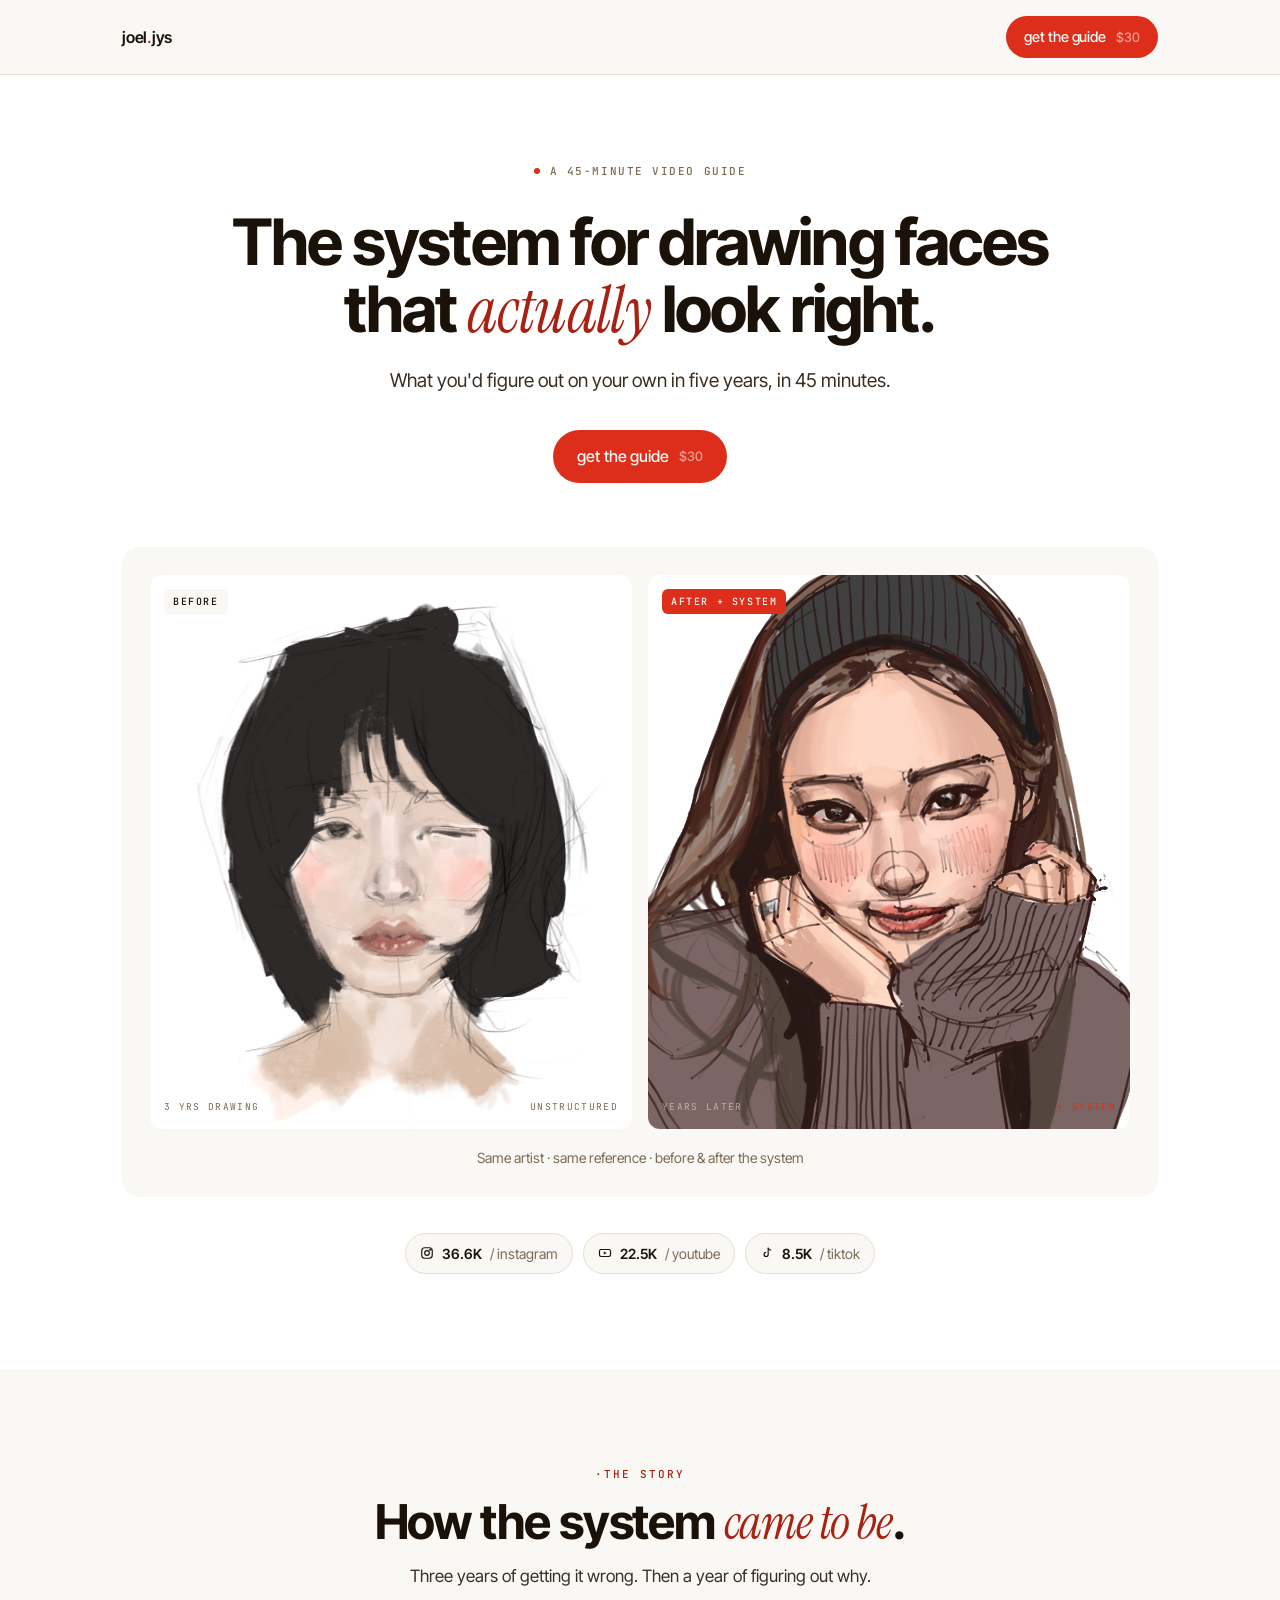
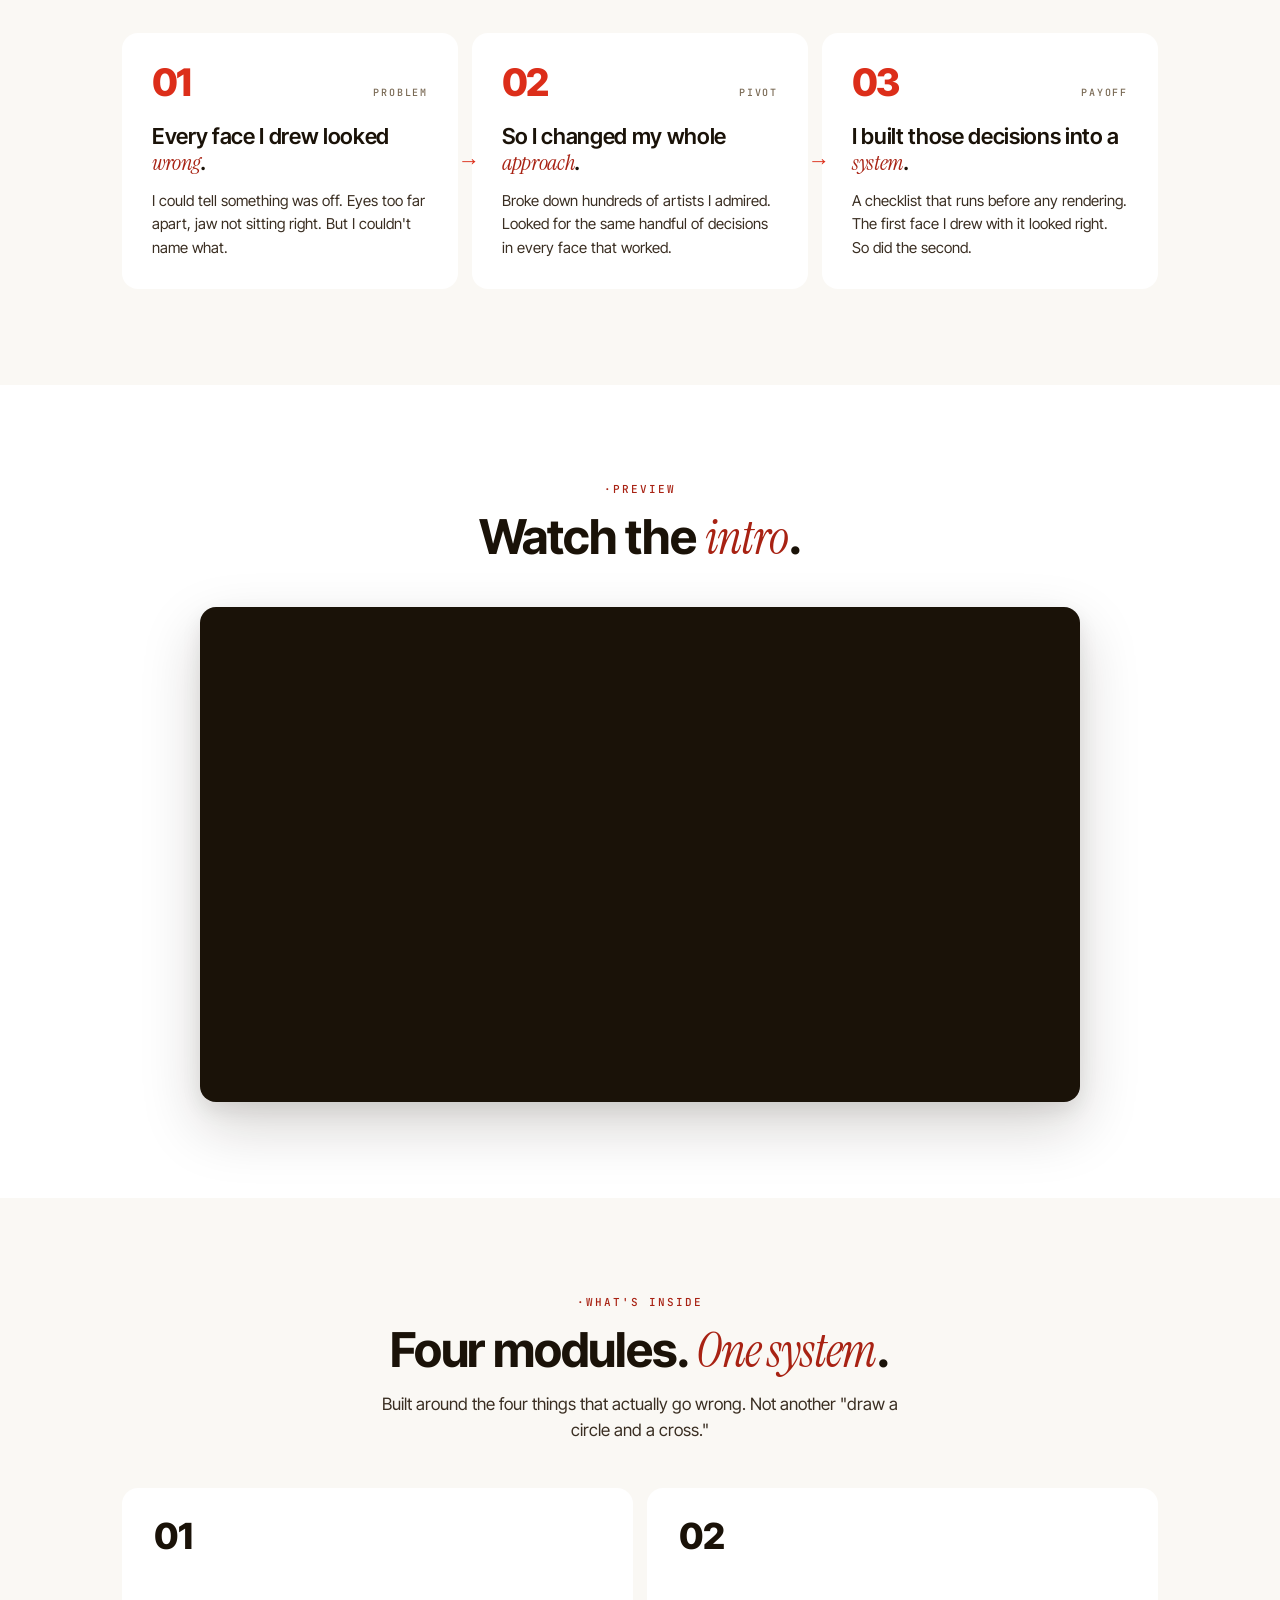
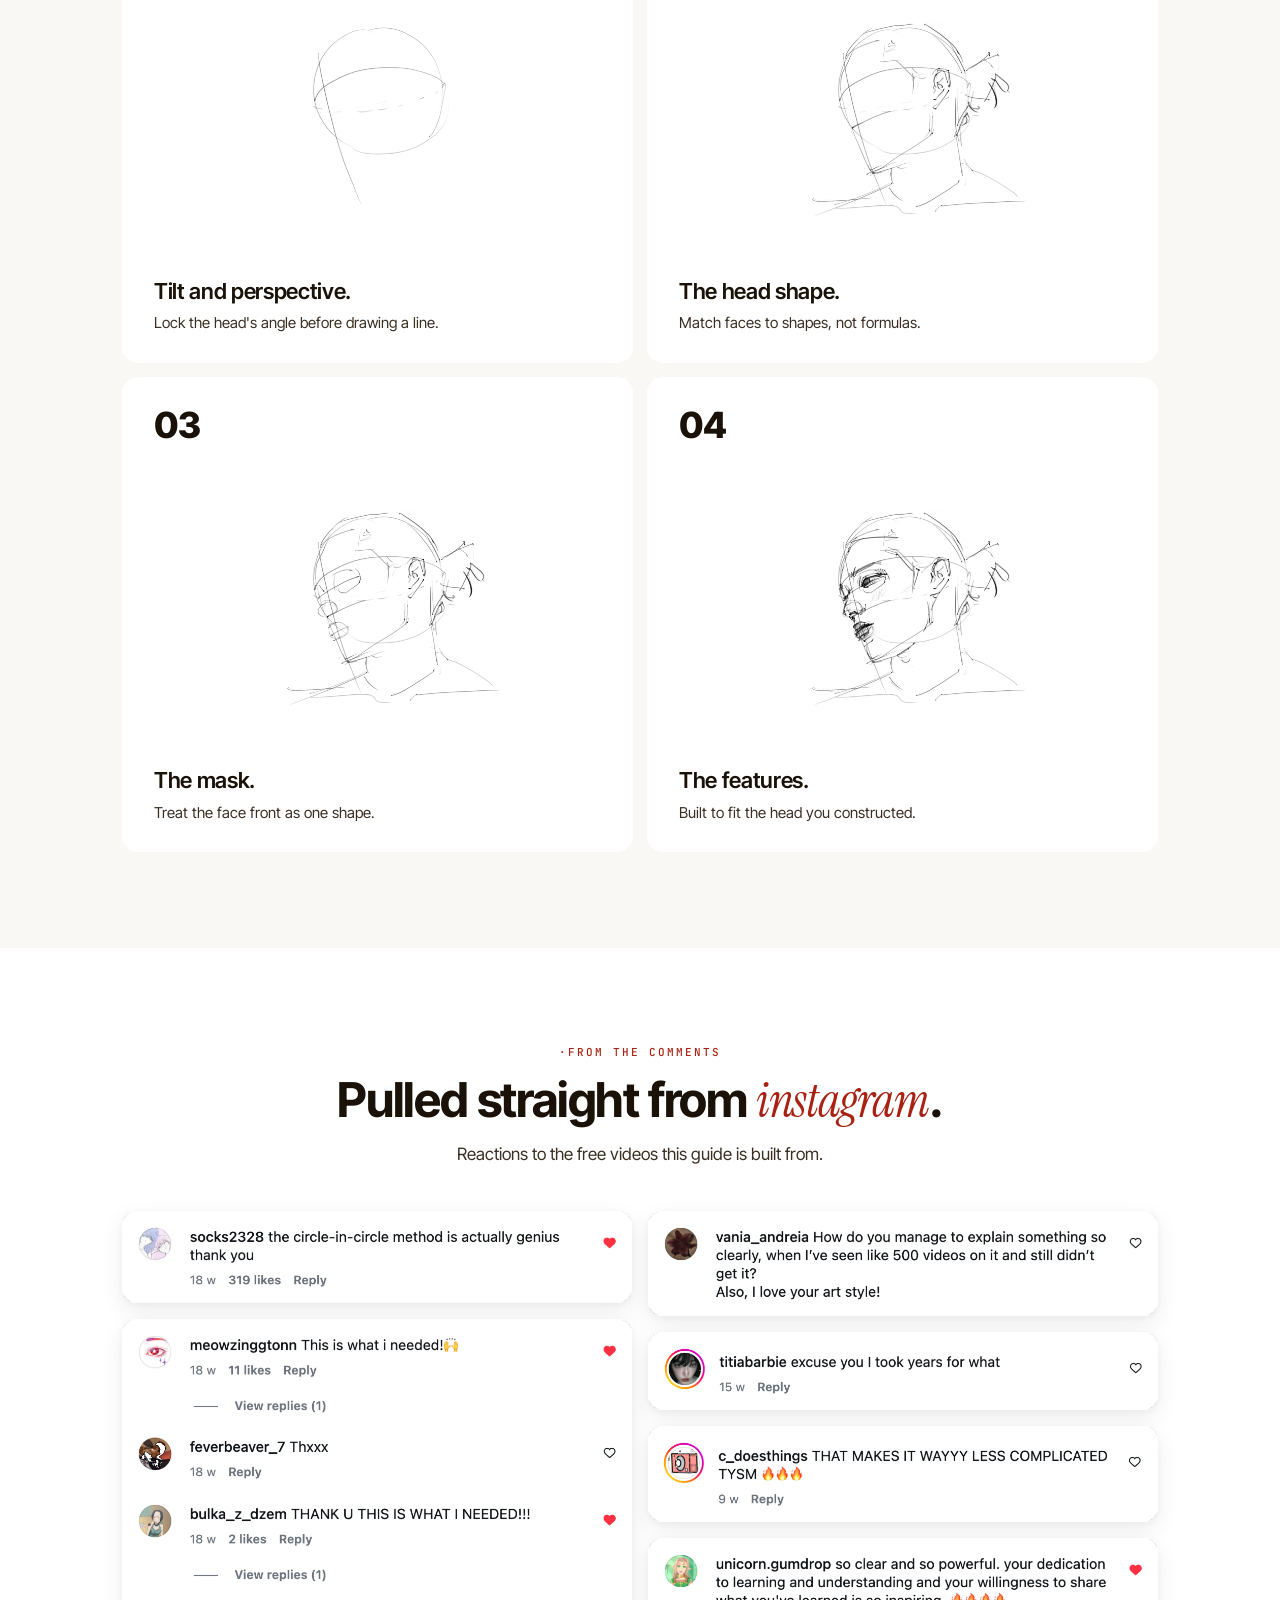
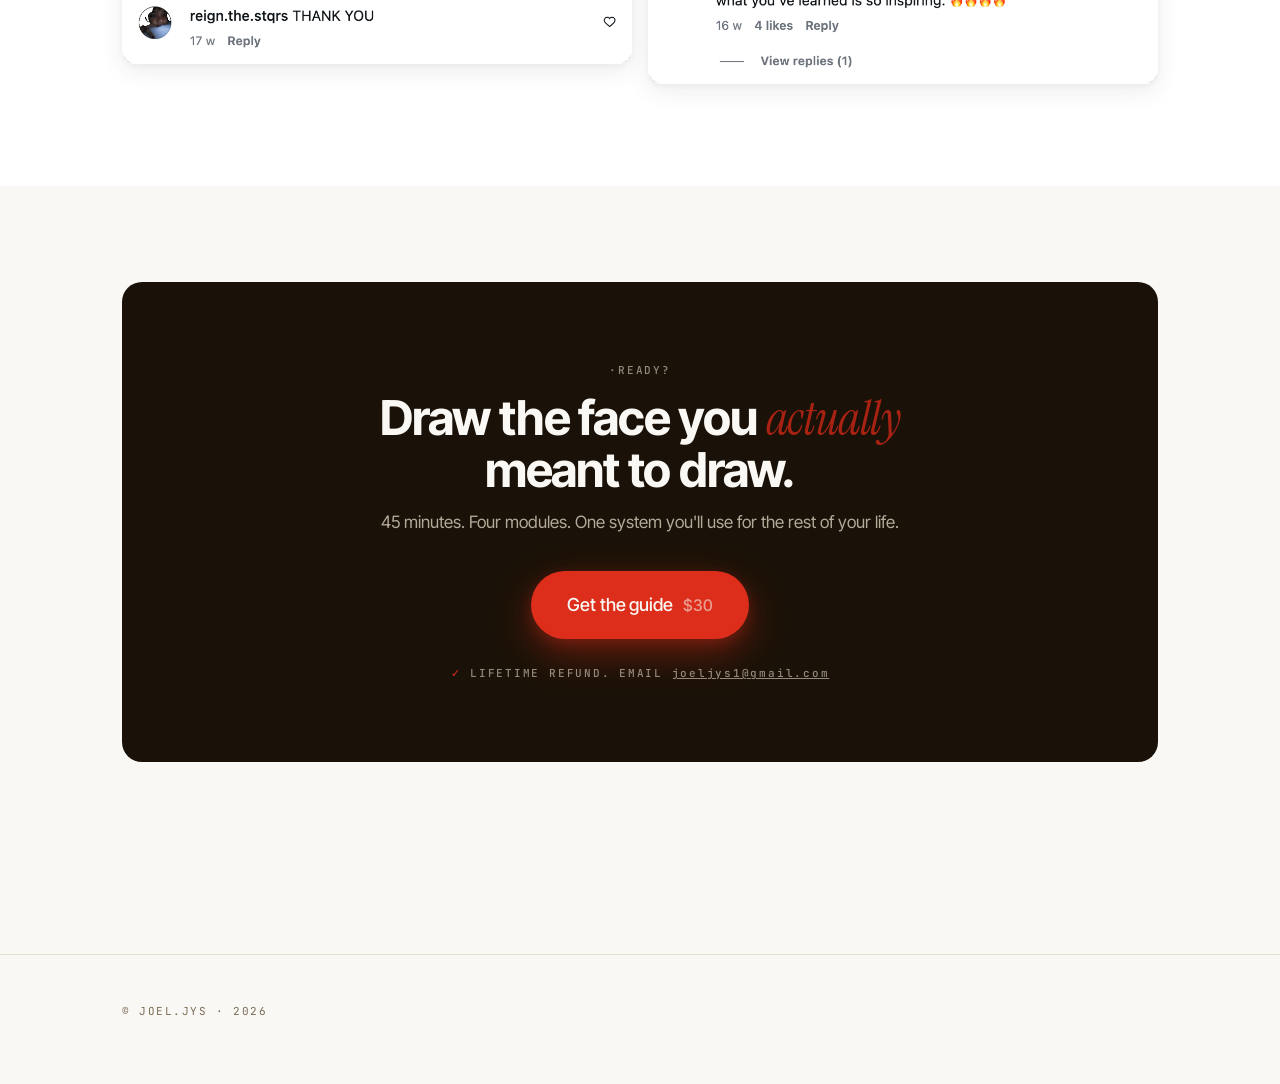
<file: index.html>
<!doctype html>
<html lang="en">
<head>
<meta charset="utf-8" />
<meta name="viewport" content="width=device-width,initial-scale=1" />
<title>The Face Drawing System · joel.jys</title>
<meta name="description" content="A 45-minute video guide. The system for drawing faces that actually look right. Proportions, tilt, and likeness, built into a repeatable method." />
<link rel="icon" type="image/png" href="/favicon.png" />
<link rel="preconnect" href="https://fonts.googleapis.com" />
<link rel="preconnect" href="https://fonts.gstatic.com" crossorigin />
<link href="https://fonts.googleapis.com/css2?family=Inter+Tight:wght@400;500;600;700;800&family=Instrument+Serif:ital@0;1&family=JetBrains+Mono:wght@400;500&display=swap" rel="stylesheet" />
<style>
  :root {
    --page: #faf8f4;
    --ink: #1a1208;
    --ink-2: #3a2e22;
    --ink-mute: #7a6a55;
    --rule: #e7dfce;
    --accent: #dc2e1a;
    --accent-deep: #a82213;

    --tint-cream: #ffffff;
    --tint-paper: #ffffff;
  }
  * { box-sizing: border-box; }
  html, body { margin: 0; padding: 0; }
  body {
    background: var(--page);
    color: var(--ink);
    font-family: 'Inter Tight', 'Helvetica Neue', sans-serif;
    font-size: 17px;
    line-height: 1.55;
    -webkit-font-smoothing: antialiased;
    text-rendering: optimizeLegibility;
  }
  ::selection { background: var(--accent); color: var(--page); }
  a { color: inherit; }

  .display { font-family: 'Inter Tight', sans-serif; font-weight: 700; letter-spacing: -0.025em; line-height: 1.05; }
  .italic { font-family: 'Instrument Serif', serif; font-style: italic; font-weight: 400; letter-spacing: -0.005em; }
  .mono { font-family: 'JetBrains Mono', monospace; font-size: 11px; letter-spacing: 0.14em; text-transform: uppercase; color: var(--ink-mute); font-weight: 500; }

  .wrap { max-width: 1100px; margin: 0 auto; padding: 0 32px; }

  /* ─── nav ─── */
  nav {
    position: sticky; top: 0; z-index: 50;
    background: color-mix(in srgb, var(--page) 90%, transparent);
    backdrop-filter: blur(10px);
    border-bottom: 1px solid var(--rule);
  }
  .nav-in {
    max-width: 1100px; margin: 0 auto; padding: 16px 32px;
    display: flex; align-items: center; justify-content: space-between;
  }
  .logo {
    font-family: 'Inter Tight', 'Helvetica Neue', sans-serif;
    font-size: 16px; font-weight: 600;
    color: var(--ink); letter-spacing: -0.015em;
    text-decoration: none;
  }
  .logo .dot { color: var(--accent); }
  .btn {
    display: inline-flex; align-items: center; gap: 10px;
    background: var(--accent); color: var(--page);
    border: none; cursor: pointer; text-decoration: none;
    font-family: 'Inter Tight', sans-serif;
    font-size: 14.5px; font-weight: 500;
    padding: 10px 18px; border-radius: 999px;
    transition: background .15s ease, transform .12s ease;
    letter-spacing: -0.005em;
    white-space: nowrap;
  }
  .btn:hover { background: var(--accent-deep); transform: translateY(-1px); }
  .btn .price { opacity: 0.55; font-size: 13px; }
  .btn-lg { font-size: 16px; padding: 14px 24px; }

  /* ─── hero ─── */
  .hero { padding: 80px 0 96px; text-align: center; background: #ffffff; }
  .eyebrow { display: inline-flex; align-items: center; gap: 10px; margin-bottom: 28px; }
  .eyebrow .dot { width: 6px; height: 6px; border-radius: 50%; background: var(--accent); }
  h1.hero-h {
    font-family: 'Inter Tight', sans-serif; font-weight: 700;
    font-size: clamp(40px, 5.4vw, 64px); line-height: 1.05;
    letter-spacing: -0.03em;
    margin: 0 auto 22px; max-width: 820px;
  }
  h1.hero-h em { font-family: 'Instrument Serif', serif; font-style: italic; font-weight: 400; color: var(--accent-deep); letter-spacing: -0.01em; }
  .hero-sub {
    font-size: 19px; color: var(--ink-2);
    max-width: 540px; margin: 0 auto 34px;
    line-height: 1.55;
  }
  .hero-cta-row {
    display: inline-flex; align-items: center; gap: 18px; margin-bottom: 0;
  }
  .hero-cta-row .meta { font-size: 14px; color: var(--ink-mute); }
  .hero-cta-row .meta strong { color: var(--ink); font-weight: 600; }

  /* ─── section scaffolding ─── */
  section.s {
    padding: 96px 0 96px;
  }
  .video-frame {
    position: relative;
    max-width: 880px;
    margin: 0 auto;
    border-radius: 16px;
    overflow: hidden;
    aspect-ratio: 16 / 9;
    background: var(--ink);
    box-shadow: 0 24px 60px rgba(26,18,8,0.18), 0 8px 20px rgba(26,18,8,0.08);
  }
  .video-frame iframe {
    position: absolute;
    inset: 0;
    width: 100%; height: 100%;
    border: 0;
  }
  .s-white { background: #ffffff; }
  .s-white .test-block,
  .s-white .module-block { background: var(--page); }
  .sec-head {
    text-align: center;
    max-width: 720px; margin: 0 auto 44px;
  }
  .sec-eyebrow {
    font-family: 'JetBrains Mono', monospace;
    font-size: 11px; letter-spacing: 0.18em; text-transform: uppercase;
    color: var(--accent-deep); font-weight: 500;
    margin-bottom: 14px;
  }
  h2.sec-h {
    font-family: 'Inter Tight', sans-serif; font-weight: 700;
    font-size: clamp(34px, 4.2vw, 48px); line-height: 1.05;
    letter-spacing: -0.025em;
    margin: 0 auto 14px;
    max-width: 640px;
  }
  h2.sec-h em { font-family: 'Instrument Serif', serif; font-style: italic; font-weight: 400; color: var(--accent-deep); }
  .sec-sub {
    font-size: 17px; color: var(--ink-2);
    max-width: 520px; margin: 0 auto;
    line-height: 1.55;
  }

  /* ─── blocks (the Notion thing) ─── */
  .blocks {
    display: grid;
    gap: 14px;
  }
  .block {
    border-radius: 16px;
    padding: 28px 28px 28px;
    position: relative;
    overflow: hidden;
  }
  .block-cream { background: var(--tint-cream); }
  .block-yellow { background: var(--tint-paper); }
  .block-sage { background: var(--tint-cream); }
  .block-clay { background: var(--tint-paper); }
  .block-rose { background: var(--tint-paper); }
  .block-paper { background: var(--tint-paper); }
  .block-ink { background: var(--ink); color: var(--page); }
  .block-ink .block-eyebrow, .block-ink .block-meta { color: rgba(244,236,217,0.65); }
  .block-ink h3 { color: var(--page); }
  .block-ink p { color: rgba(244,236,217,0.85); }

  .block-eyebrow {
    font-family: 'JetBrains Mono', monospace;
    font-size: 10px; letter-spacing: 0.18em; text-transform: uppercase;
    color: var(--ink-mute);
    margin-bottom: 14px;
    display: flex; align-items: center; gap: 8px;
  }
  .block h3 {
    font-family: 'Inter Tight', sans-serif; font-weight: 600;
    font-size: 22px; line-height: 1.2; letter-spacing: -0.015em;
    margin: 0 0 8px; color: var(--ink);
  }
  .block h3 em { font-family: 'Instrument Serif', serif; font-style: italic; font-weight: 400; color: var(--accent-deep); }
  .block p { margin: 0; font-size: 15.5px; line-height: 1.5; color: var(--ink-2); }

  /* hero before/after as a single block */
  .hero-block {
    margin-top: 64px;
    background: var(--page);
    border-radius: 18px;
    padding: 28px;
  }
  .hero-block .ba {
    display: grid; grid-template-columns: 1fr 1fr; gap: 16px;
  }
  .hero-block .pane {
    background: var(--page);
    border-radius: 12px;
    aspect-ratio: 4/4.6;
    position: relative;
    display: flex; align-items: center; justify-content: center;
    overflow: hidden;
  }
  .hero-block .pane.before { background: #ffffff; }
  .hero-block .pane.after  { background: var(--ink); }
  .hero-block .pane svg { width: 65%; max-height: 75%; }
  .hero-block .pane img { width: 100%; height: 100%; object-fit: cover; display: block; }
  .pane-tag {
    position: absolute; top: 14px; left: 14px;
    font-family: 'JetBrains Mono', monospace;
    font-size: 10px; letter-spacing: 0.16em; text-transform: uppercase;
    background: var(--page); color: var(--ink);
    padding: 5px 9px; border-radius: 6px; font-weight: 500;
  }
  .pane.after .pane-tag { background: var(--accent); color: var(--page); }
  .pane-meta {
    position: absolute; bottom: 14px; left: 14px; right: 14px;
    display: flex; justify-content: space-between;
    font-family: 'JetBrains Mono', monospace;
    font-size: 9.5px; letter-spacing: 0.14em; text-transform: uppercase;
    color: var(--ink-mute);
  }
  .pane.after .pane-meta { color: rgba(244,236,217,0.55); }
  .hero-block .caption {
    margin-top: 18px;
    text-align: center;
    font-size: 14px; color: var(--ink-mute);
  }

  /* social pill row (subtle, after hero) */
  .social-row {
    display: flex; justify-content: center; align-items: center; gap: 10px;
    margin-top: 36px;
    flex-wrap: wrap;
  }
  .social-pill {
    display: inline-flex; align-items: center; gap: 8px;
    padding: 9px 14px; border-radius: 999px;
    background: var(--page); border: 1px solid var(--rule);
    text-decoration: none; color: var(--ink);
    font-size: 14px;
    transition: border-color .15s ease, transform .12s ease;
  }
  .social-pill:hover { border-color: var(--ink); transform: translateY(-1px); }
  .social-pill svg { width: 14px; height: 14px; }
  .social-pill .count { font-weight: 600; }
  .social-pill .plat { color: var(--ink-mute); }

  /* ─── STORY timeline ─── */
  .timeline-blocks {
    display: grid;
    grid-template-columns: 1fr 1fr 1fr;
    gap: 14px;
  }
  .timeline-block {
    background: #fff;
    border-radius: 16px;
    padding: 32px 30px 30px;
    display: flex; flex-direction: column;
    position: relative;
  }
  .timeline-block-head {
    display: flex; align-items: baseline; justify-content: space-between;
    margin-bottom: 22px;
  }
  .timeline-num {
    font-family: 'Inter Tight', sans-serif;
    font-weight: 800; font-size: 38px; line-height: 0.9;
    letter-spacing: -0.04em;
    color: var(--accent);
  }
  .timeline-label {
    font-family: 'JetBrains Mono', monospace;
    font-size: 10px; letter-spacing: 0.18em; text-transform: uppercase;
    color: var(--ink-mute); font-weight: 500;
  }
  .timeline-h {
    font-family: 'Inter Tight', sans-serif; font-weight: 600;
    font-size: 22px; line-height: 1.22; letter-spacing: -0.015em;
    margin: 0 0 12px; color: var(--ink);
  }
  .timeline-h em {
    font-family: 'Instrument Serif', serif; font-style: italic;
    font-weight: 400; color: var(--accent-deep);
  }
  .timeline-block p {
    margin: 0; font-size: 15px; line-height: 1.55; color: var(--ink-2);
  }
  .timeline-block::after {
    content: "→";
    position: absolute; top: 50%; right: -22px;
    transform: translateY(-50%);
    font-family: 'Instrument Serif', serif;
    font-size: 22px; color: var(--accent);
    z-index: 1;
  }
  .timeline-block:last-child::after { display: none; }

  /* ─── MODULES blocks layout ─── */
  .modules-blocks {
    display: grid;
    grid-template-columns: 1fr 1fr;
    gap: 14px;
  }
  .module-block {
    border-radius: 16px;
    padding: 32px 32px 28px;
    display: flex; flex-direction: column;
    min-height: 460px;
  }
  .module-block-head {
    display: flex; justify-content: space-between; align-items: baseline;
    margin-bottom: 22px;
  }
  .module-block-num {
    font-family: 'Inter Tight', sans-serif;
    font-weight: 800; font-size: 36px; line-height: 0.9;
    letter-spacing: -0.04em; color: var(--ink);
  }
  .module-block-illu {
    height: 280px;
    margin: 0 -20px 24px;
    display: flex; align-items: center; justify-content: center;
  }
  .module-block-illu svg { height: 100%; width: auto; max-width: 90%; }
  .module-block-illu img { height: 100%; width: 100%; object-fit: contain; display: block; }
  .module-block h3 {
    font-family: 'Inter Tight', sans-serif; font-weight: 600;
    font-size: 22px; line-height: 1.2; letter-spacing: -0.015em;
    margin: 0 0 8px; color: var(--ink);
  }
  .module-block h3 em { font-family: 'Instrument Serif', serif; font-style: italic; font-weight: 400; color: var(--accent-deep); }
  .module-block p {
    margin: 0; font-size: 15px; line-height: 1.5; color: var(--ink-2);
  }

  /* included strip */
  .incl-block {
    margin-top: 14px;
    background: var(--page);
    border: 1.5px dashed var(--rule);
    border-radius: 16px;
    padding: 22px 28px;
    display: flex; gap: 32px; flex-wrap: wrap;
    justify-content: center;
  }
  .incl-block .item { display: flex; align-items: center; gap: 10px; font-size: 14.5px; color: var(--ink-2); }
  .incl-block .item .plus { color: var(--accent-deep); font-weight: 700; font-size: 18px; }

  /* ─── TESTIMONIALS · instagram screenshots ─── */
  .testimonial-shots {
    column-count: 2;
    column-gap: 16px;
  }
  .testimonial-shots .shot {
    break-inside: avoid;
    margin: 0 0 16px;
    display: block;
    border-radius: 14px;
    overflow: hidden;
    background: #fff;
    box-shadow: 0 8px 24px rgba(26,18,8,0.07), 0 2px 6px rgba(26,18,8,0.04);
  }
  .testimonial-shots .shot img {
    display: block;
    width: 100%;
    height: auto;
  }
  @media (max-width: 720px) {
    .testimonial-shots { column-count: 1; }
  }

  /* ─── final cta · dark block ─── */
  .final-block {
    background: var(--ink);
    border-radius: 20px;
    padding: 80px 40px;
    text-align: center;
  }
  .final-block .sec-head { margin-bottom: 36px; }
  .final-block .sec-eyebrow { color: rgba(244,236,217,0.55); }
  .final-block .sec-h { color: var(--page); }
  .final-block .sec-sub { color: rgba(244,236,217,0.7); }
  .final-actions { text-align: center; }
  .btn-hero {
    font-size: 18px;
    padding: 20px 36px;
    box-shadow: 0 14px 36px rgba(220,46,26,0.4), 0 4px 14px rgba(220,46,26,0.22);
    transition: background .15s ease, transform .15s ease, box-shadow .2s ease;
  }
  .btn-hero:hover {
    transform: translateY(-2px);
    box-shadow: 0 20px 44px rgba(220,46,26,0.5), 0 6px 18px rgba(220,46,26,0.3);
  }
  .btn-hero .price { font-size: 16px; }
  .final-refund {
    margin: 26px 0 0;
    font-family: 'JetBrains Mono', monospace;
    font-size: 11px; letter-spacing: 0.16em; text-transform: uppercase;
    color: rgba(244,236,217,0.55); font-weight: 500;
  }
  .final-refund::before { content: "✓ "; color: var(--accent); }
  .final-refund a { color: inherit; text-transform: none; text-decoration: underline; }
  .final-refund a:hover { color: var(--page); }

  /* footer */
  footer {
    padding: 48px 0 64px; margin-top: 96px;
    border-top: 1px solid var(--rule);
  }
  .foot {
    max-width: 1100px; margin: 0 auto; padding: 0 32px;
    display: flex; justify-content: space-between; align-items: center;
    font-family: 'JetBrains Mono', monospace;
    font-size: 11px; letter-spacing: 0.14em; text-transform: uppercase;
    color: var(--ink-mute);
  }

  @media (max-width: 860px) {
    .timeline-blocks, .modules-blocks, .test-blocks, .hero-block .ba {
      grid-template-columns: 1fr;
    }
    .timeline-block::after { display: none; }
    .final-block { padding: 56px 24px; border-radius: 16px; }
    section.s { padding: 64px 0 64px; }
    .hero { padding: 56px 0 32px; }
    .hero-block { padding: 18px; margin-top: 40px; }
    .module-block { min-height: 380px; }
    .module-block-illu { height: 220px; }
  }
</style>
</head>
<body>

<svg style="position:absolute;width:0;height:0" aria-hidden="true">
  <defs>
    <filter id="wob" x="-5%" y="-5%" width="110%" height="110%">
      <feTurbulence type="fractalNoise" baseFrequency="0.025" numOctaves="2" seed="6"/>
      <feDisplacementMap in="SourceGraphic" scale="2.2"/>
    </filter>
  </defs>
</svg>

<!-- ─── NAV ─── -->
<nav>
  <div class="nav-in">
    <a href="#" class="logo">joel<span class="dot">.</span>jys</a>
    <a href="https://stan.store/joeljys/p/the-face-drawing-system" class="btn">get the guide <span class="price">$30</span></a>
  </div>
</nav>

<!-- ─── HERO ─── -->
<header class="hero">
  <div class="wrap">
    <div class="eyebrow"><span class="dot"></span><span class="mono">A 45-MINUTE VIDEO GUIDE</span></div>
    <h1 class="hero-h">The system for drawing faces<br/>that <em>actually</em> look right.</h1>
    <p class="hero-sub">What you'd figure out on your own in five years, in 45 minutes.</p>
    <div class="hero-cta-row">
      <a href="https://stan.store/joeljys/p/the-face-drawing-system" class="btn btn-lg">get the guide <span class="price">$30</span></a>
    </div>

    <div class="hero-block">
      <div class="ba">
        <div class="pane before">
          <span class="pane-tag">Before</span>
          <img src="assets/transformation illustrations/hero-before.png" alt="Face drawing before the system" />
          <div class="pane-meta"><span>3 yrs drawing</span><span>unstructured</span></div>
        </div>
        <div class="pane after">
          <span class="pane-tag">After + system</span>
          <img src="assets/transformation illustrations/hero-after.png" alt="Face drawing after the system" />
          <div class="pane-meta"><span>years later</span><span style="color:var(--accent)">+ system</span></div>
        </div>
      </div>
      <div class="caption">Same artist · same reference · before &amp; after the system</div>
    </div>

    <div class="social-row">
      <a href="#" class="social-pill">
        <svg viewBox="0 0 24 24" fill="none" stroke="currentColor" stroke-width="2"><rect x="3" y="3" width="18" height="18" rx="5"/><circle cx="12" cy="12" r="4"/><circle cx="17.5" cy="6.5" r="0.8" fill="currentColor"/></svg>
        <span class="count">36.6K</span><span class="plat">/ instagram</span>
      </a>
      <a href="#" class="social-pill">
        <svg viewBox="0 0 24 24" fill="none" stroke="currentColor" stroke-width="2"><rect x="2.5" y="6" width="19" height="12" rx="3"/><path d="M10 9.5 L15 12 L10 14.5 Z" fill="currentColor" stroke="none"/></svg>
        <span class="count">22.5K</span><span class="plat">/ youtube</span>
      </a>
      <a href="#" class="social-pill">
        <svg viewBox="0 0 24 24" fill="none" stroke="currentColor" stroke-width="2"><path d="M14 3 V14.5 a3.5 3.5 0 1 1 -3.5 -3.5"/><path d="M14 3 c0.5 2.5 2.5 4 5 4"/></svg>
        <span class="count">8.5K</span><span class="plat">/ tiktok</span>
      </a>
    </div>
  </div>
</header>

<!-- ─── STORY ─── -->
<section class="s">
  <div class="wrap">
    <div class="sec-head">
      <div class="sec-eyebrow">·THE STORY</div>
      <h2 class="sec-h">How the system <em>came to be</em>.</h2>
      <p class="sec-sub">Three years of getting it wrong. Then a year of figuring out why.</p>
    </div>

    <div class="timeline-blocks">

      <div class="timeline-block">
        <div class="timeline-block-head">
          <span class="timeline-num">01</span>
          <span class="timeline-label">Problem</span>
        </div>
        <h3 class="timeline-h">Every face I drew looked <em>wrong</em>.</h3>
        <p>I could tell something was off. Eyes too far apart, jaw not sitting right. But I couldn't name what.</p>
      </div>

      <div class="timeline-block">
        <div class="timeline-block-head">
          <span class="timeline-num">02</span>
          <span class="timeline-label">Pivot</span>
        </div>
        <h3 class="timeline-h">So I changed my whole <em>approach</em>.</h3>
        <p>Broke down hundreds of artists I admired. Looked for the same handful of decisions in every face that worked.</p>
      </div>

      <div class="timeline-block">
        <div class="timeline-block-head">
          <span class="timeline-num">03</span>
          <span class="timeline-label">Payoff</span>
        </div>
        <h3 class="timeline-h">I built those decisions into a <em>system</em>.</h3>
        <p>A checklist that runs before any rendering. The first face I drew with it looked right. So did the second.</p>
      </div>

    </div>
  </div>
</section>

<!-- ─── PREVIEW VIDEO ─── -->
<section class="s s-white">
  <div class="wrap">
    <div class="sec-head">
      <div class="sec-eyebrow">·PREVIEW</div>
      <h2 class="sec-h">Watch the <em>intro</em>.</h2>
    </div>

    <div class="video-frame">
      <iframe
        src="https://www.youtube.com/embed/fJEwE0bMt4Y?si=wOFcQxXp7G-VI9zp"
        title="The Face Drawing System: Intro"
        loading="lazy"
        allow="accelerometer; autoplay; clipboard-write; encrypted-media; gyroscope; picture-in-picture; web-share"
        referrerpolicy="strict-origin-when-cross-origin"
        allowfullscreen></iframe>
    </div>
  </div>
</section>

<!-- ─── WHAT'S INSIDE ─── -->
<section class="s">
  <div class="wrap">
    <div class="sec-head">
      <div class="sec-eyebrow">·WHAT'S INSIDE</div>
      <h2 class="sec-h">Four modules. <em>One system</em>.</h2>
      <p class="sec-sub">Built around the four things that actually go wrong. Not another "draw a circle and a cross."</p>
    </div>

    <div class="modules-blocks">

      <div class="module-block block-cream">
        <div class="module-block-head">
          <span class="module-block-num">01</span>
        </div>
        <div class="module-block-illu">
          <img src="assets/module illustrations/module-tilt.png" alt="Tilt and perspective illustration" />
        </div>
        <h3>Tilt and perspective.</h3>
        <p>Lock the head's angle before drawing a line.</p>
      </div>

      <div class="module-block block-yellow">
        <div class="module-block-head">
          <span class="module-block-num">02</span>
        </div>
        <div class="module-block-illu">
          <img src="assets/module illustrations/module-shape.png" alt="Head shape illustration" />
        </div>
        <h3>The head shape.</h3>
        <p>Match faces to shapes, not formulas.</p>
      </div>

      <div class="module-block block-sage">
        <div class="module-block-head">
          <span class="module-block-num">03</span>
        </div>
        <div class="module-block-illu">
          <img src="assets/module illustrations/module-mask.png" alt="The mask illustration" />
        </div>
        <h3>The mask.</h3>
        <p>Treat the face front as one shape.</p>
      </div>

      <div class="module-block block-clay">
        <div class="module-block-head">
          <span class="module-block-num">04</span>
        </div>
        <div class="module-block-illu">
          <img src="assets/module illustrations/module-features.png" alt="The features illustration" />
        </div>
        <h3>The features.</h3>
        <p>Built to fit the head you constructed.</p>
      </div>

    </div>

  </div>
</section>

<!-- ─── TESTIMONIALS ─── -->
<section class="s s-white">
  <div class="wrap">
    <div class="sec-head">
      <div class="sec-eyebrow">·FROM THE COMMENTS</div>
      <h2 class="sec-h">Pulled straight from <em>instagram</em>.</h2>
      <p class="sec-sub">Reactions to the free videos this guide is built from.</p>
    </div>

    <div class="testimonial-shots">
      <div class="shot"><img src="assets/instagram comments/socks2328-circle-in-circle.png" alt="@socks2328: the circle-in-circle method is actually genius thank you" /></div>
      <div class="shot"><img src="assets/instagram comments/group-stack.png" alt="Multiple commenters thanking Joel for the videos" /></div>
      <div class="shot"><img src="assets/instagram comments/vania-andreia-500-videos.png" alt="@vania_andreia: How do you manage to explain something so clearly" /></div>
      <div class="shot"><img src="assets/instagram comments/titiabarbie-took-years.png" alt="@titiabarbie: excuse you I took years for what" /></div>
      <div class="shot"><img src="assets/instagram comments/c-doesthings-less-complicated.png" alt="@c_doesthings: THAT MAKES IT WAYYY LESS COMPLICATED" /></div>
      <div class="shot"><img src="assets/instagram comments/unicorn-gumdrop-inspiring.png" alt="@unicorn.gumdrop: so clear and so powerful, your dedication is so inspiring" /></div>
    </div>
  </div>
</section>

<!-- ─── FINAL ─── -->
<section class="s" id="buy">
  <div class="wrap">
    <div class="final-block">
      <div class="sec-head">
        <div class="sec-eyebrow">·READY?</div>
        <h2 class="sec-h">Draw the face you <em>actually</em> meant to draw.</h2>
        <p class="sec-sub">45 minutes. Four modules. One system you'll use for the rest of your life.</p>
      </div>

      <div class="final-actions">
        <a href="https://stan.store/joeljys/p/the-face-drawing-system" class="btn btn-lg btn-hero">Get the guide <span class="price">$30</span></a>
        <p class="final-refund">Lifetime refund. Email <a href="mailto:joeljys1@gmail.com">joeljys1@gmail.com</a></p>
      </div>
    </div>
  </div>
</section>

<footer>
  <div class="foot">
    <span>© joel.jys · 2026</span>
  </div>
</footer>

</body>
</html>
</file>
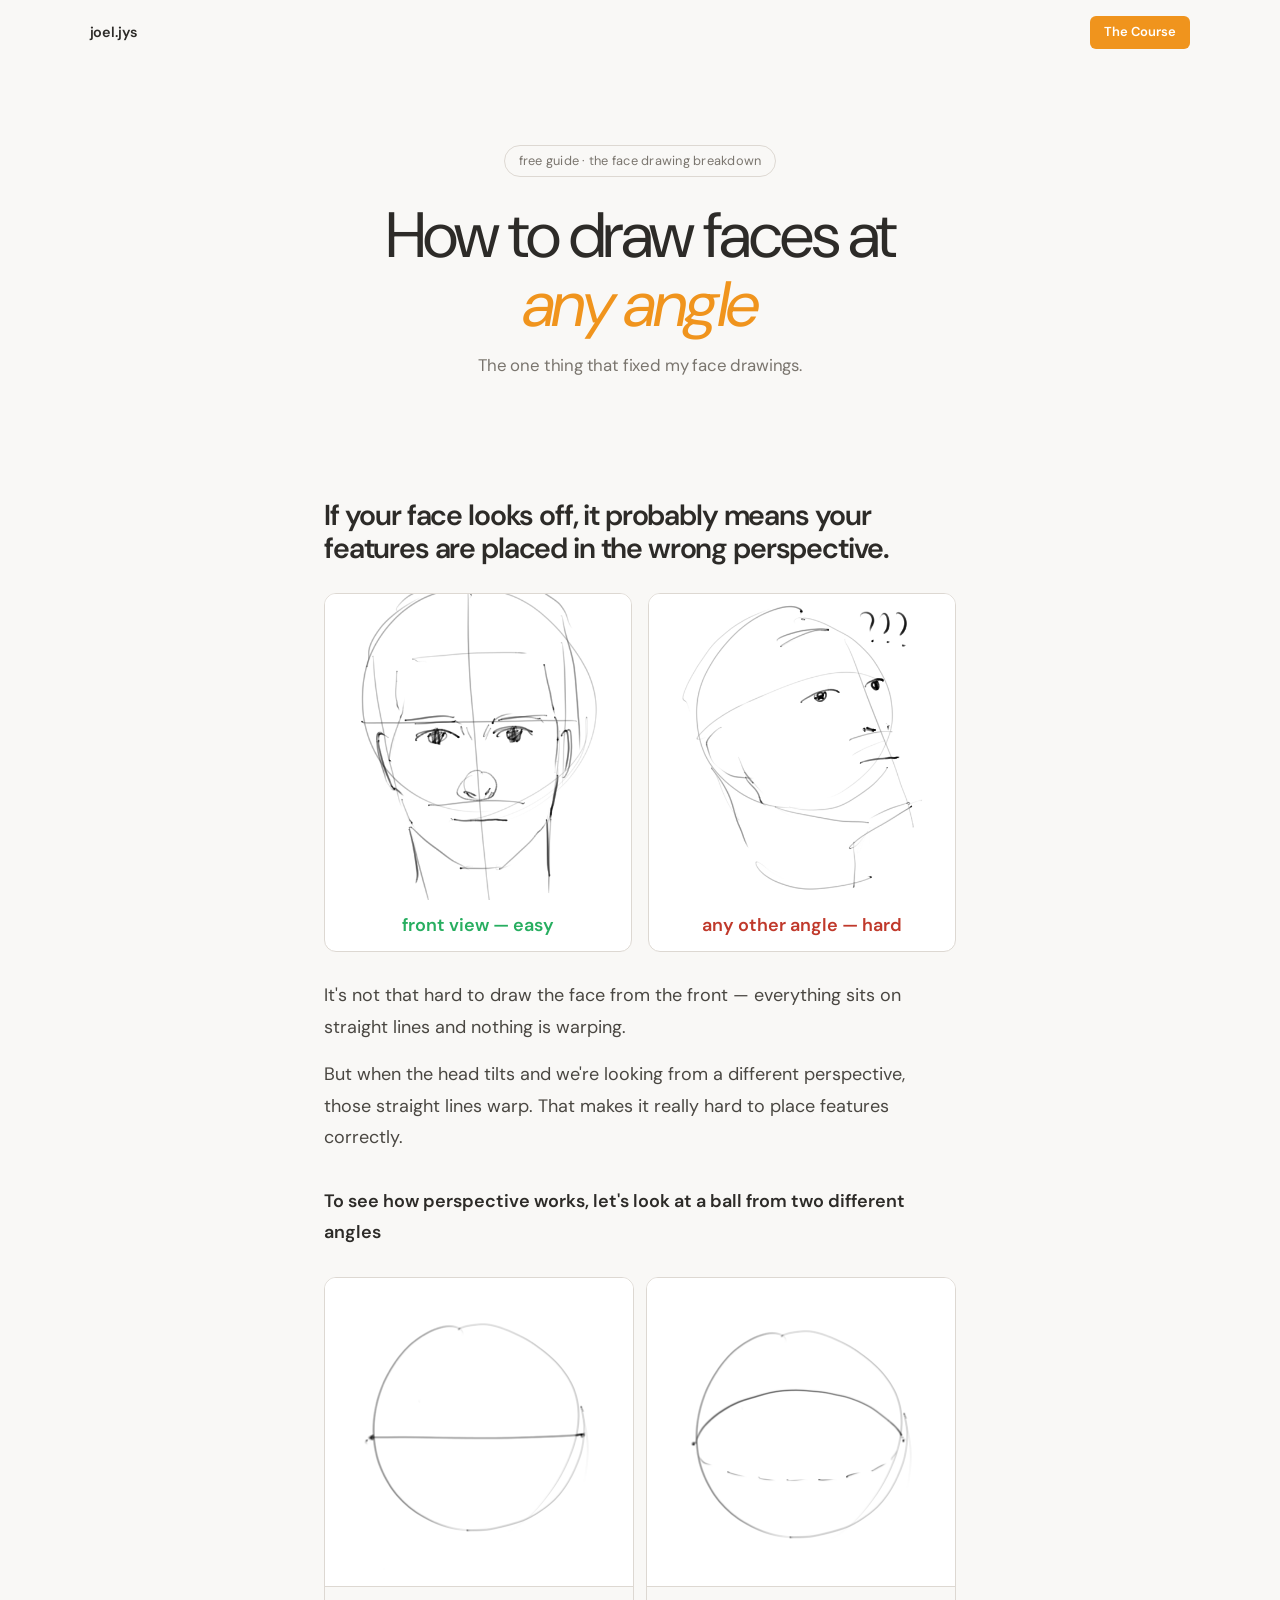
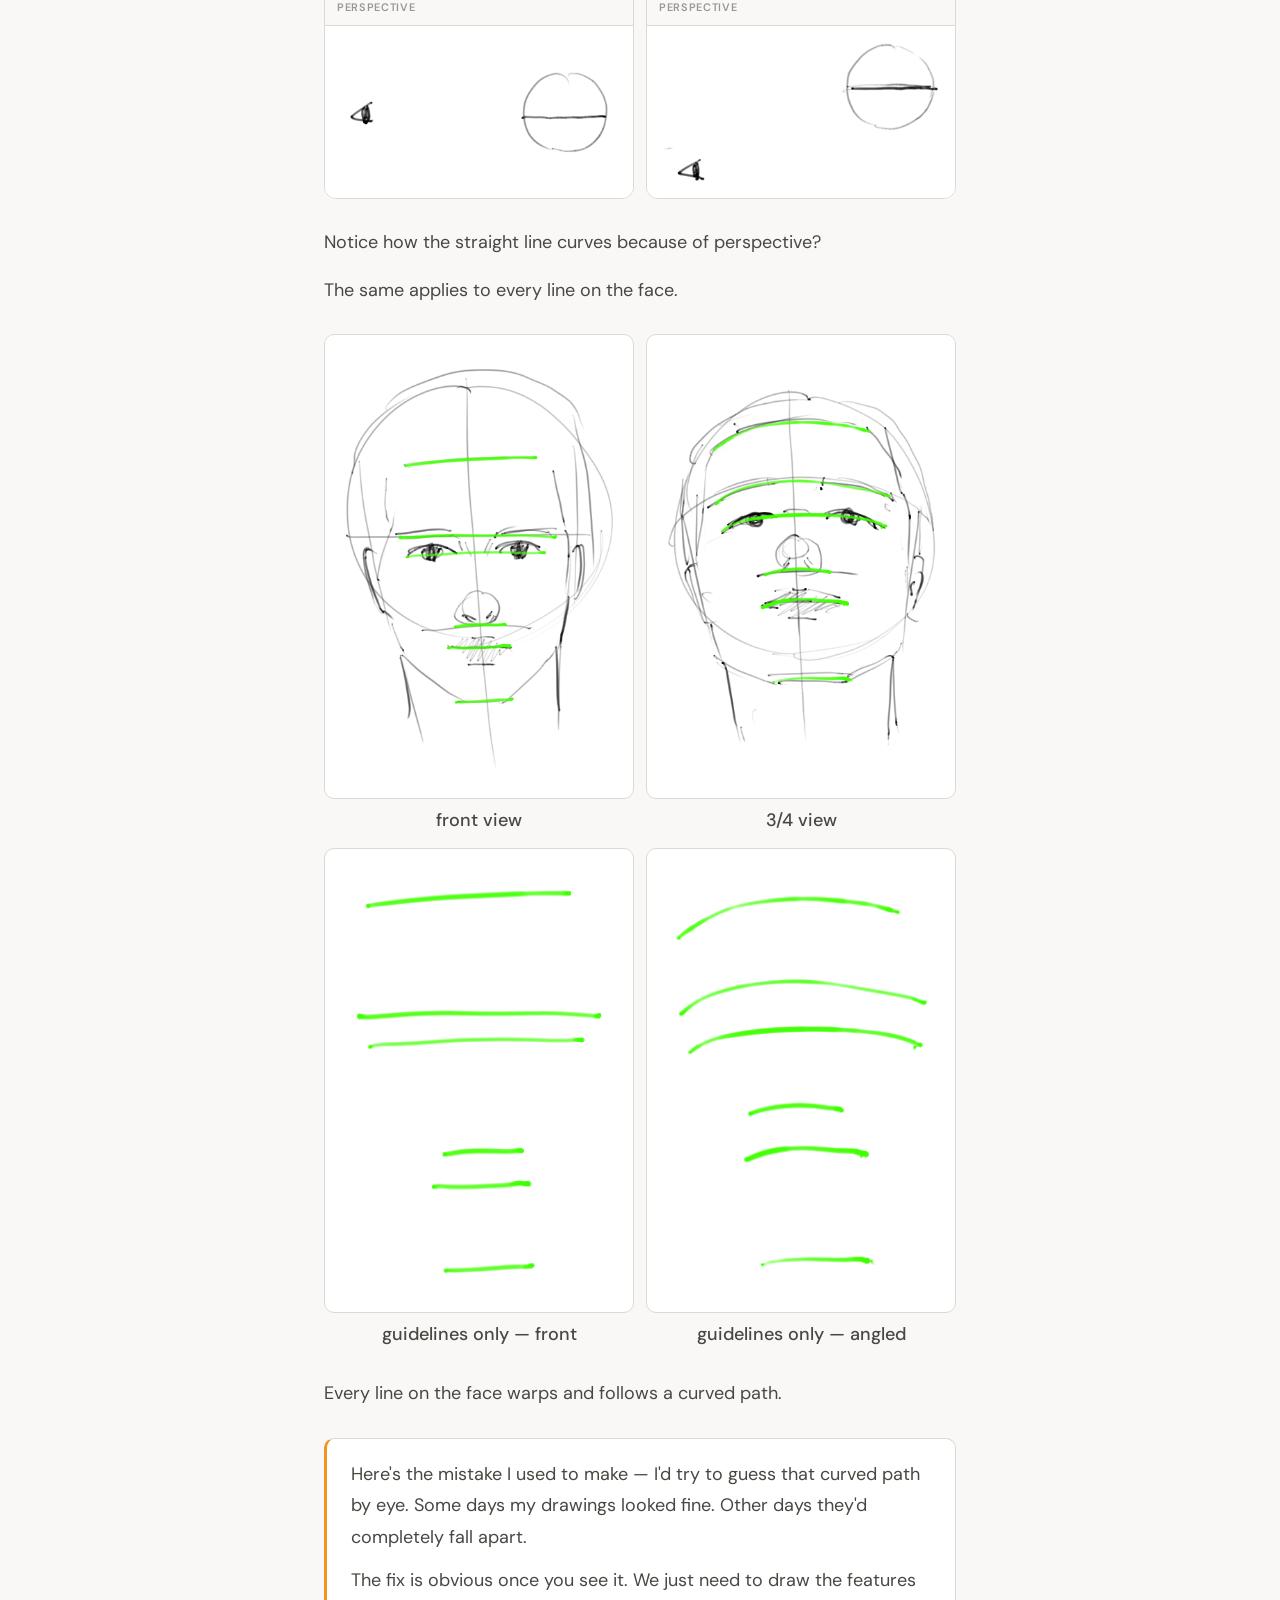
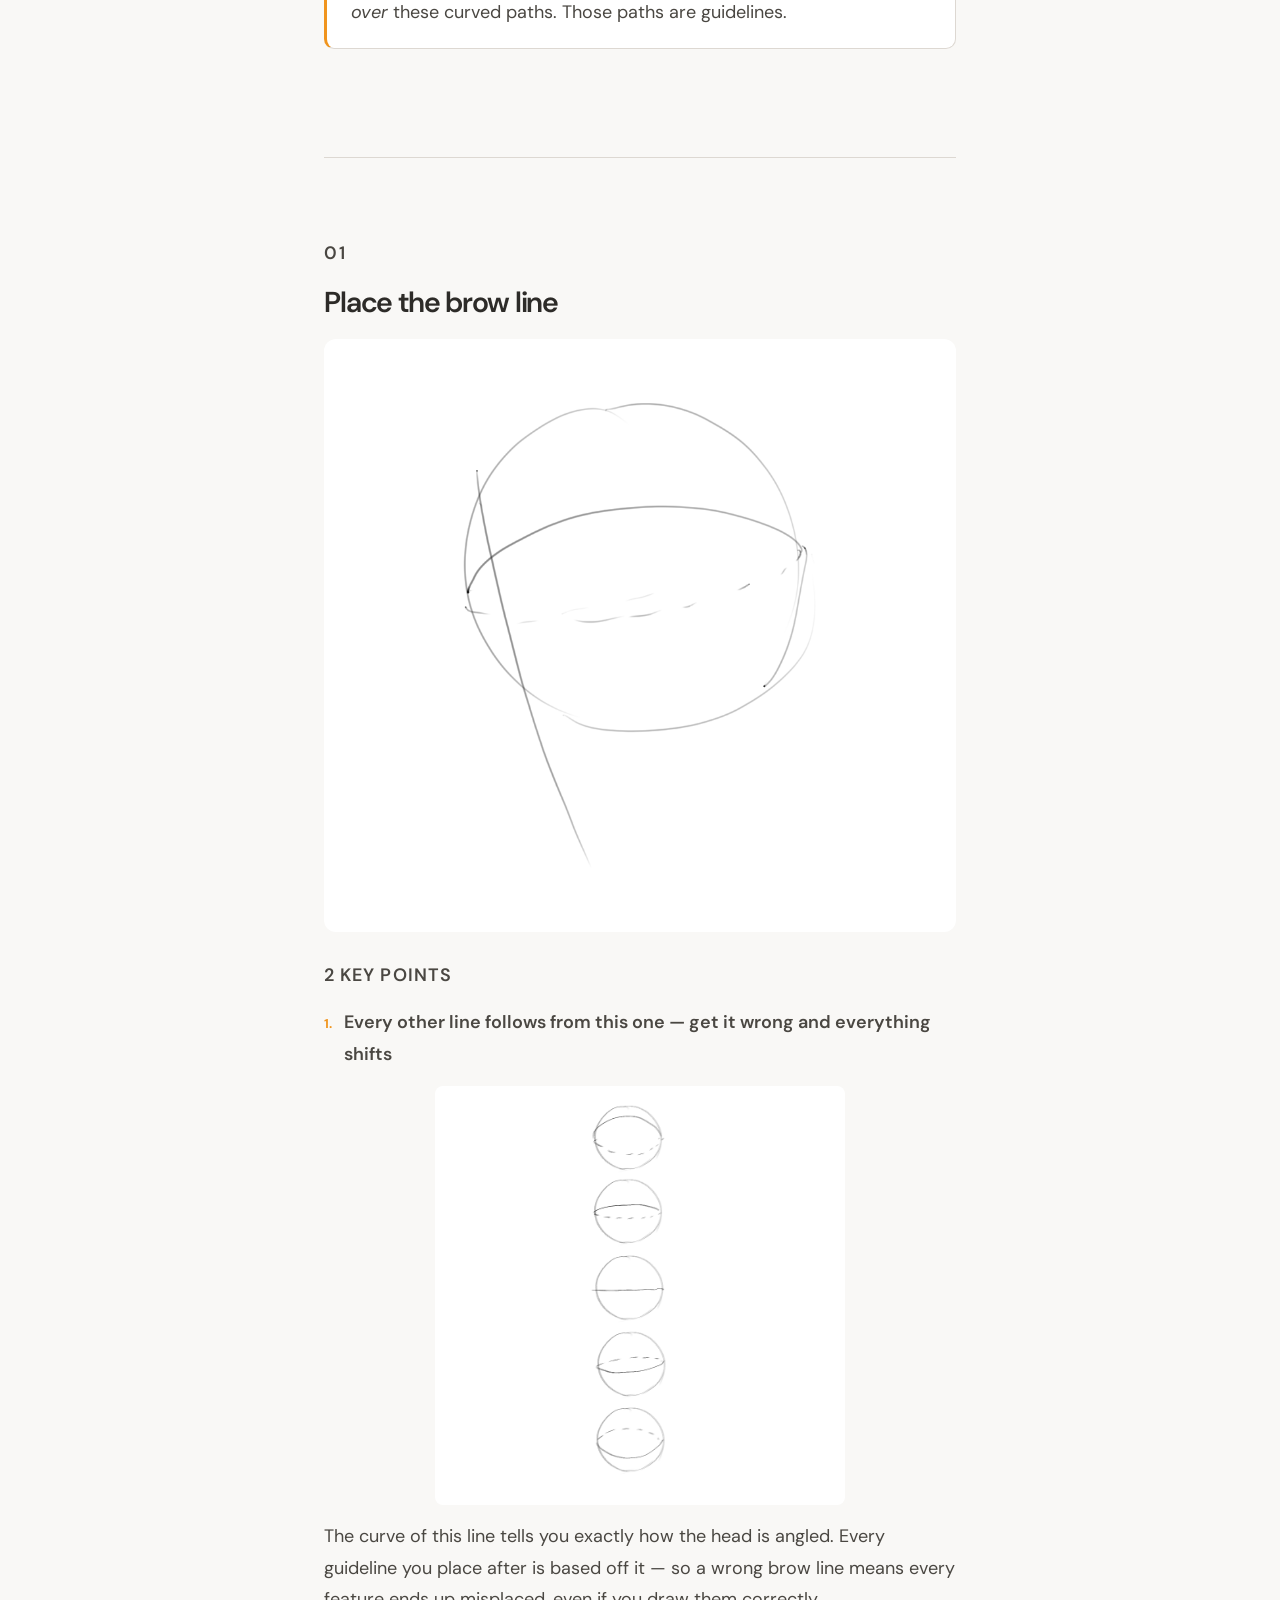
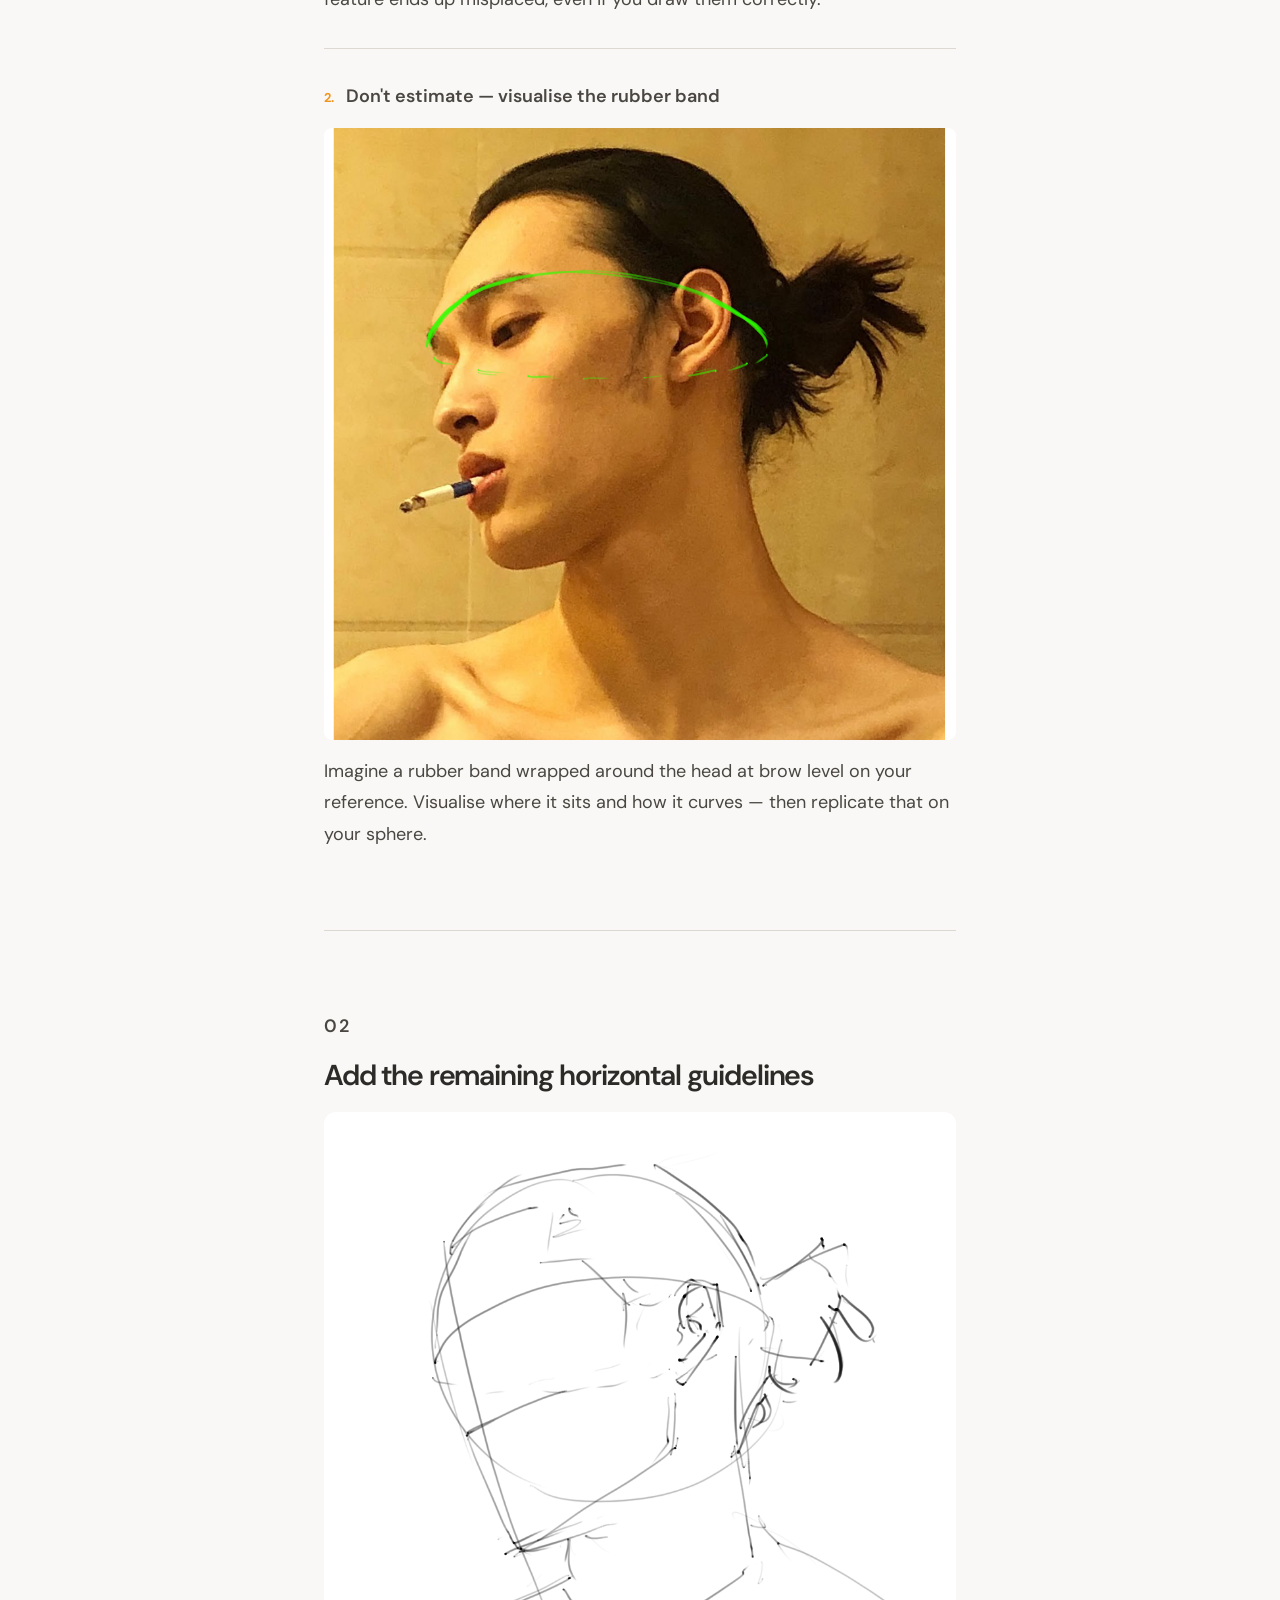
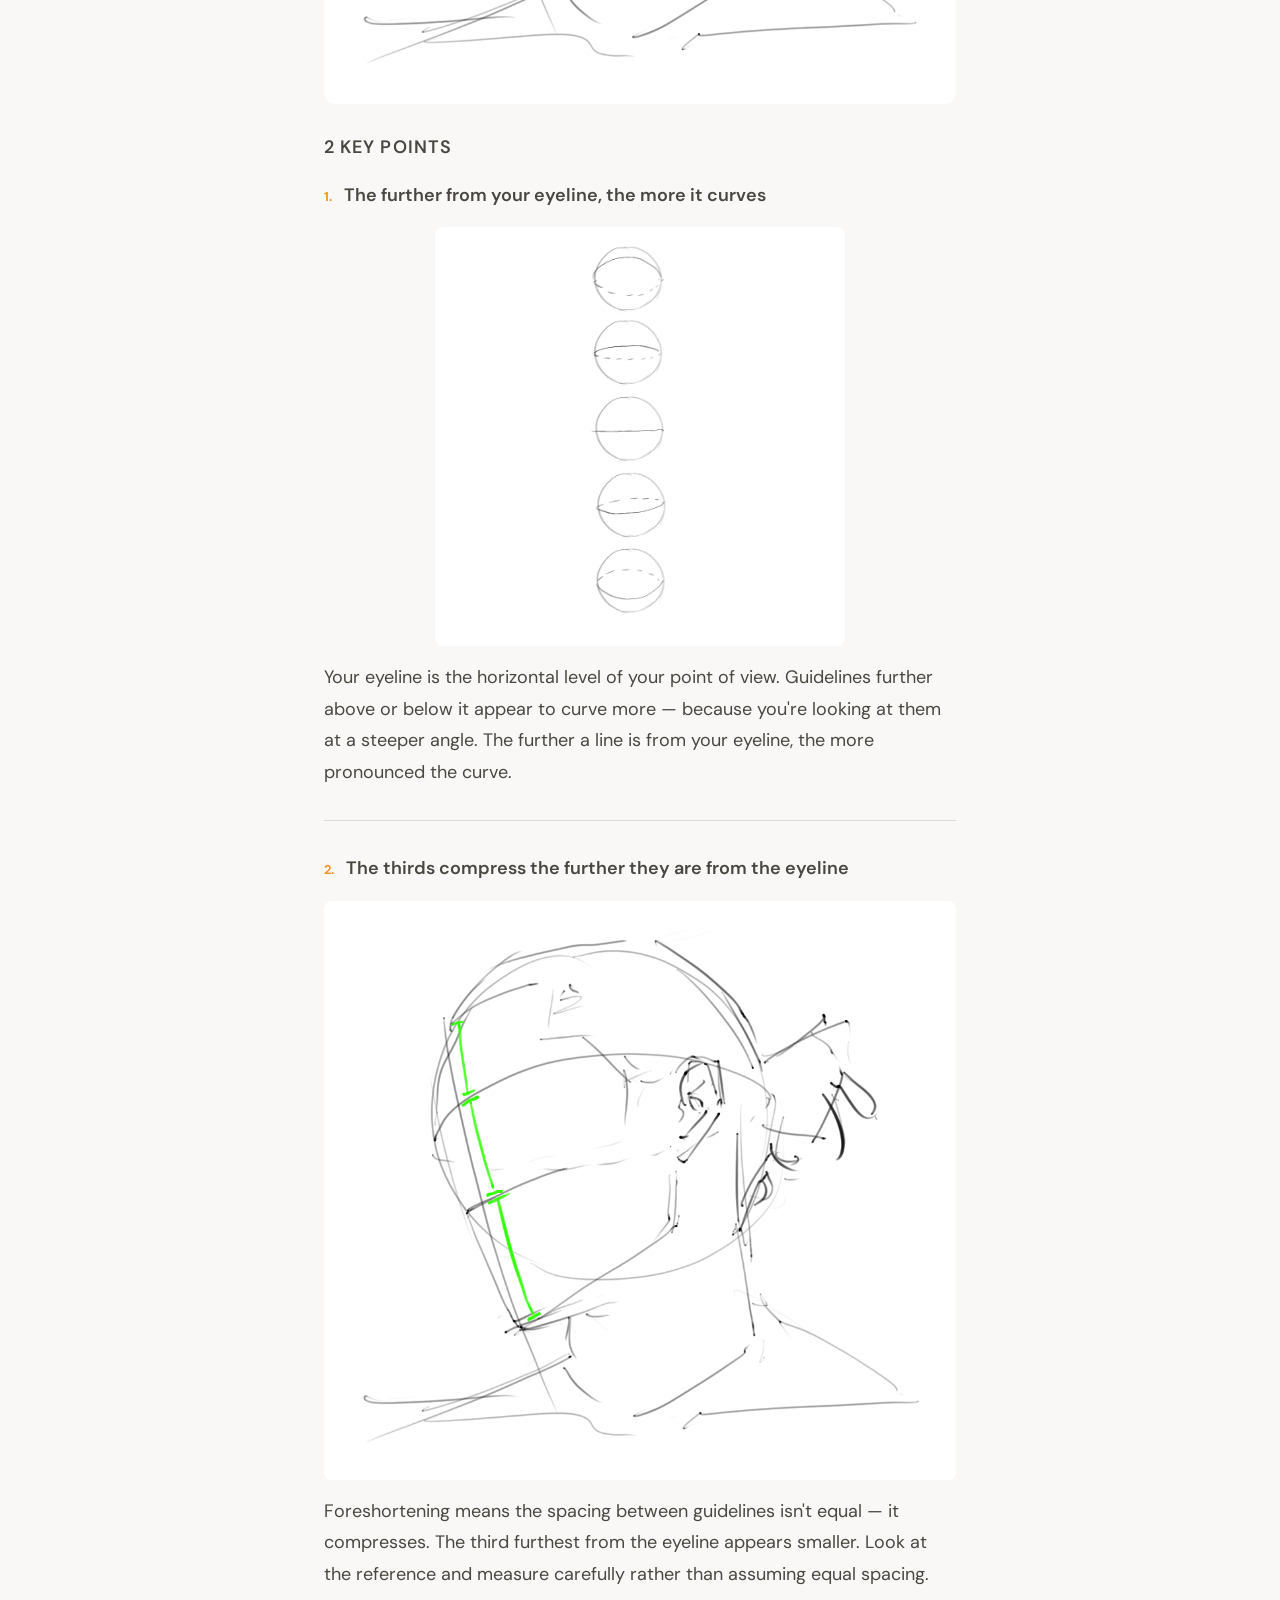
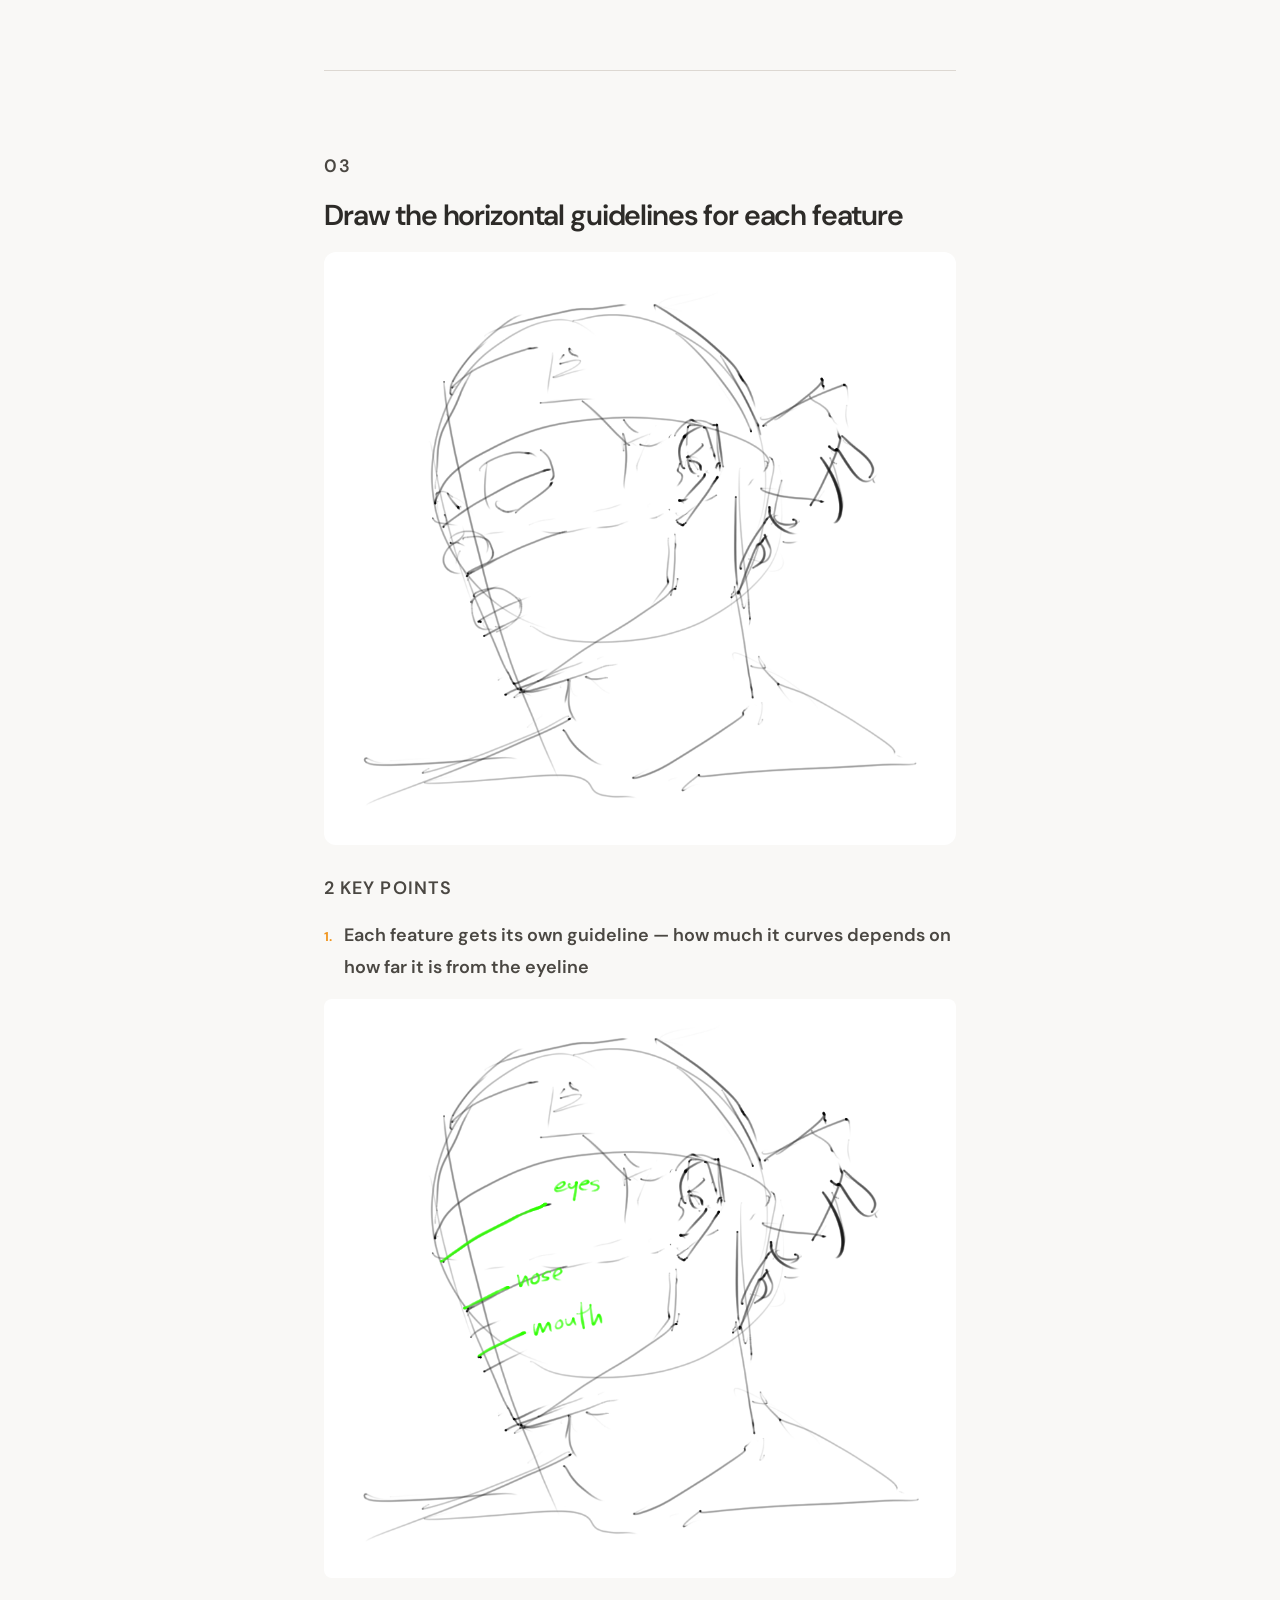
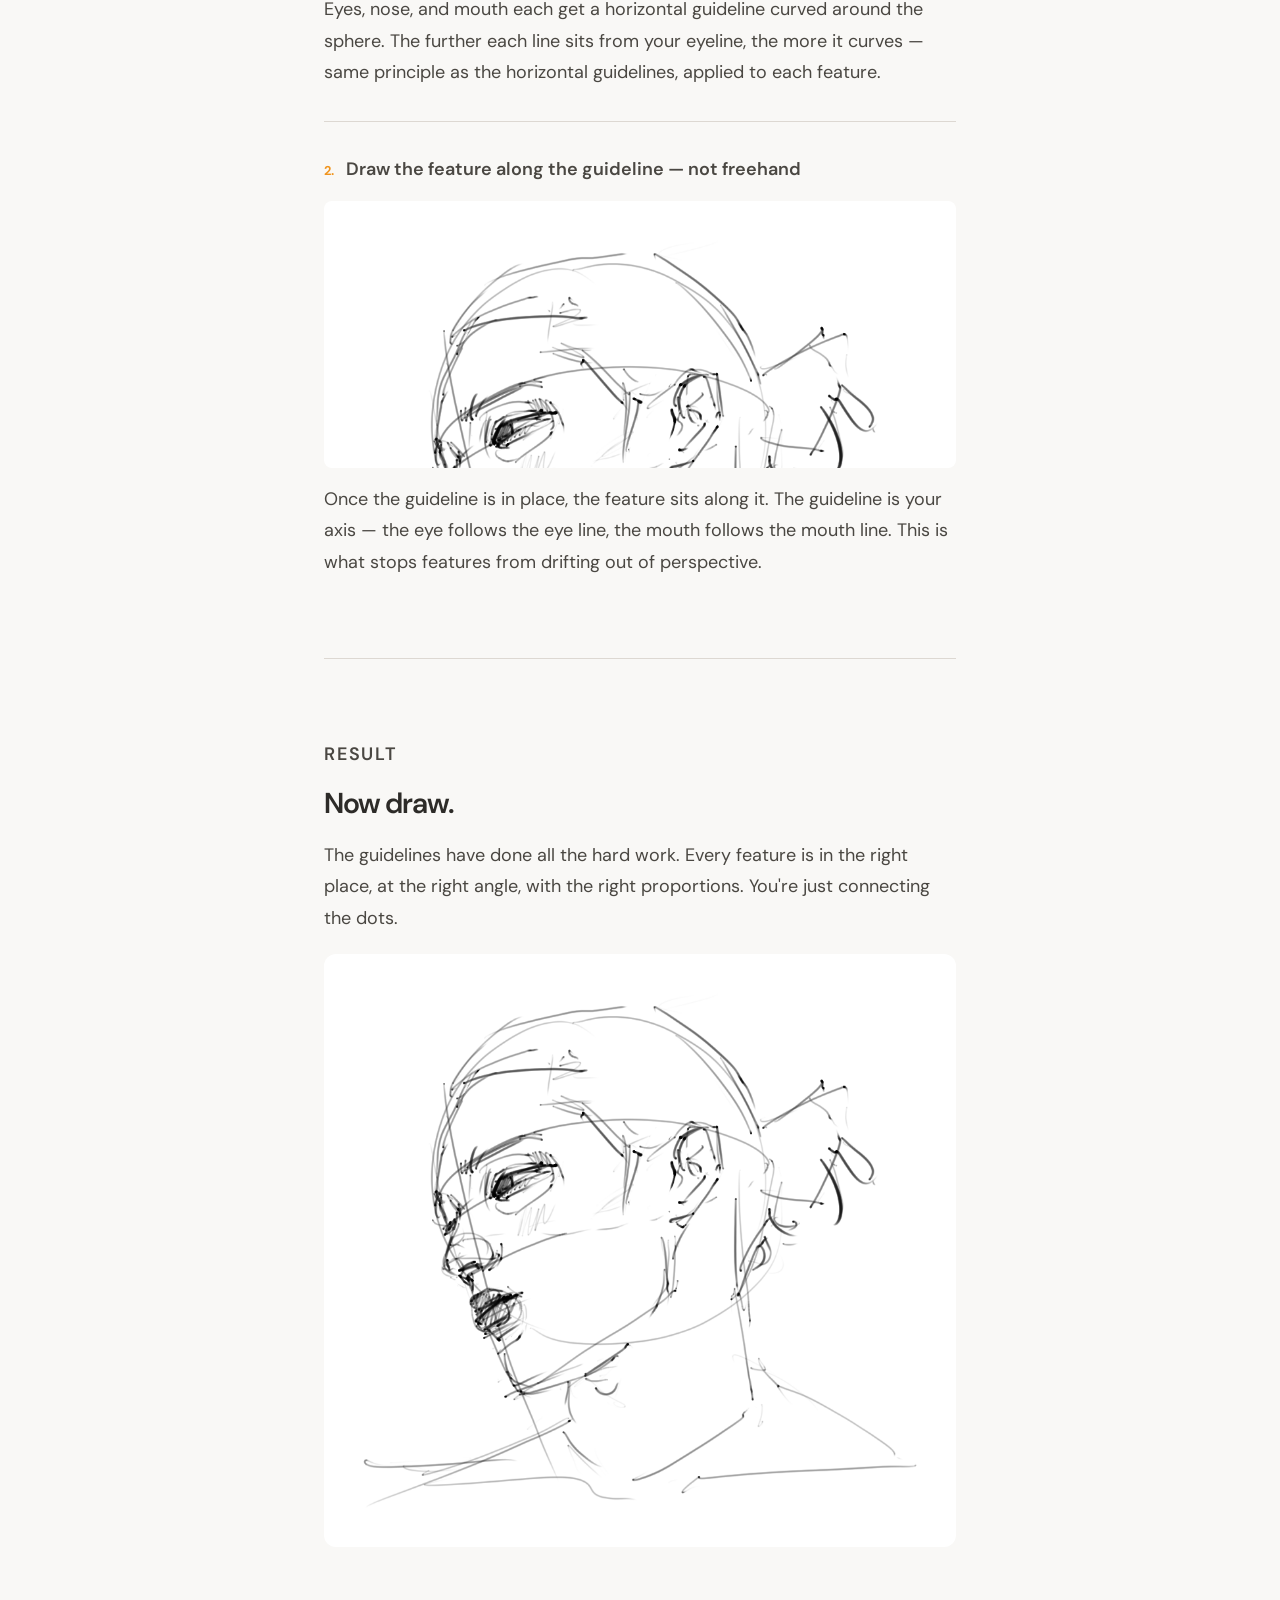
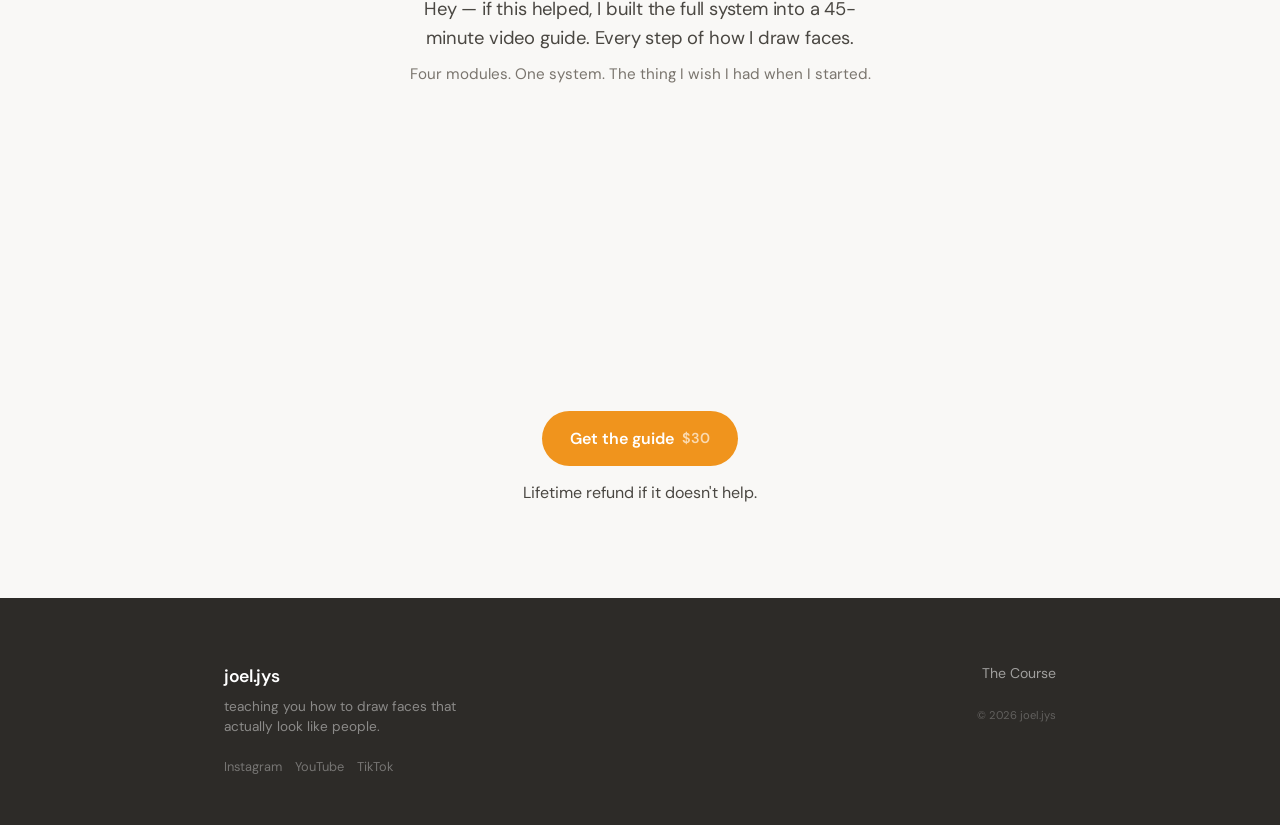
<file: perspective-guide/index.html>
<!DOCTYPE html>
<html lang="en">
<head>
  <meta charset="utf-8"/>
  <meta name="viewport" content="width=device-width, initial-scale=1, minimum-scale=1, shrink-to-fit=no"/>
  <meta name="theme-color" content="#F9F8F6"/>
  <title>Why Your Faces Always Look "Off" · joel.jys</title>
  <meta name="description" content="The one thing that makes face drawings look flat — and the simple fix that makes them feel 3D."/>
  <link rel="icon" type="image/png" href="/favicon.png">
  <link rel="preconnect" href="https://fonts.googleapis.com">
  <link rel="preconnect" href="https://fonts.gstatic.com" crossorigin>
  <link href="https://fonts.googleapis.com/css2?family=DM+Sans:ital,wght@0,400;0,500;0,600;1,400&display=swap" rel="stylesheet">
  <style>
    *, *::before, *::after { margin: 0; padding: 0; box-sizing: border-box; }

    :root {
      --bg: #F9F8F6;
      --fg: #2D2B28;
      --fg-soft: #4A4742;
      --mid: #7A756E;
      --light: #9B9590;
      --faint: #DDD8D2;
      --accent: #F0941D;
      --accent-hover: #D98318;
      --white: #FFFFFF;
      --font: 'DM Sans', Helvetica, Arial, sans-serif;
    }

    html { scroll-behavior: smooth; }
    body {
      font-family: var(--font);
      background: var(--bg);
      color: var(--fg);
      line-height: 1.6;
      -webkit-font-smoothing: antialiased;
      overflow-x: hidden;
    }

    @keyframes fadeUp {
      from { opacity: 0; transform: translateY(20px); }
      to { opacity: 1; transform: translateY(0); }
    }

    /* ── Nav ── */
    .nav {
      width: 100%;
      display: flex;
      justify-content: center;
      padding: 16px max(1.5rem, 7vw);
      background: var(--bg);
    }
    .nav-inner {
      display: flex;
      align-items: center;
      justify-content: space-between;
      width: 100%;
      max-width: 1252px;
    }
    .brand {
      color: var(--fg);
      text-decoration: none;
      font-weight: 600;
      font-size: 0.9rem;
      letter-spacing: -0.01em;
    }
    .nav-links { display: flex; gap: 20px; }
    .nav-link {
      padding: 6px 0;
      text-decoration: none;
      font-size: 0.8125rem;
      font-weight: 500;
      color: var(--mid);
      transition: color 0.15s;
    }
    .nav-link:hover { color: var(--fg); }
    .nav-link-accent {
      color: var(--white);
      font-weight: 600;
      background: var(--accent);
      padding: 6px 14px;
      border-radius: 6px;
    }
    .nav-link-accent:hover {
      color: var(--white);
      background: var(--accent-hover);
    }

    /* ── Hero ── */
    .hero {
      display: flex;
      flex-direction: column;
      align-items: center;
      text-align: center;
      padding: 4rem 1.5rem 2rem;
    }
    @media (min-width: 768px) { .hero { padding: 5rem 1.5rem 2.5rem; } }

    .hero-badge {
      display: inline-block;
      padding: 5px 14px;
      border-radius: 9999px;
      border: 1px solid var(--faint);
      color: var(--mid);
      font-size: 0.8rem;
      letter-spacing: 0.02em;
      opacity: 0;
      animation: fadeUp 0.6s ease 0.3s forwards;
    }

    .hero h1 {
      font-weight: 400;
      font-size: clamp(2.2rem, 6vw, 4rem);
      line-height: 1.08;
      letter-spacing: -0.04em;
      color: var(--fg);
      max-width: 36rem;
      padding: 1.5rem 0 0.8rem;
      opacity: 0;
      animation: fadeUp 0.7s ease 0.4s forwards;
    }
    .hero h1 em {
      font-style: italic;
      color: var(--accent);
      font-weight: 400;
    }

    .hero-subtitle {
      font-size: 1.05rem;
      color: var(--mid);
      letter-spacing: -0.01em;
      max-width: 26rem;
      opacity: 0;
      animation: fadeUp 0.6s ease 0.6s forwards;
    }
    /* ── Page layout ── */
    .page-wrapper {
      position: relative;
    }

    /* ── Content sections ── */
    .content {
      max-width: 680px;
      margin: 0 auto;
      padding: 0 1.5rem;
    }

    .section {
      margin-bottom: 0;
      padding: 5rem 0;
      border-bottom: 1px solid var(--faint);
    }
    .section:last-child { border-bottom: none; padding-bottom: 2rem; }

    .section h2 {
      font-size: clamp(1.3rem, 3vw, 1.8rem);
      font-weight: 600;
      letter-spacing: -0.04em;
      margin-bottom: 1.25rem;
      line-height: 1.15;
      color: var(--fg);
    }

    .key-points {
      display: flex;
      flex-direction: column;
      gap: 0;
    }
    .key-point {
      padding: 2rem 0;
      border-bottom: 1px solid var(--faint);
    }
    .key-point:last-child { border-bottom: none; padding-bottom: 0; }
    .key-point:first-child { padding-top: 0; }

    .key-points-label {
      font-size: 0.8rem;
      font-weight: 600;
      letter-spacing: 0.06em;
      text-transform: uppercase;
      color: var(--light);
      margin-bottom: 1.5rem;
    }
    .key-point-header {
      display: flex;
      gap: 0.75rem;
      align-items: baseline;
      margin-bottom: 1rem;
    }
    .key-point-num {
      font-size: 0.8rem;
      font-weight: 700;
      color: var(--accent);
      flex-shrink: 0;
    }
    .key-point-title {
      font-weight: 600;
      color: var(--fg);
    }

    .section p {
      color: var(--fg-soft);
      margin-bottom: 1rem;
      font-size: 1.125rem;
      line-height: 1.75;
    }

    .section p:last-child { margin-bottom: 0; }

    .section p strong { color: var(--fg); }

    /* ── Callout ── */
    .callout {
      background: var(--white);
      border: 1px solid var(--faint);
      border-left: 3px solid var(--accent);
      border-radius: 10px;
      padding: 1.25rem 1.5rem;
      margin: 1.75rem 0;
    }
    .callout p {
      margin-bottom: 0.75rem;
      color: var(--fg-soft);
    }
    .callout p:last-child { margin-bottom: 0; }

    /* ── Sphere comparison ── */
    .sphere-comparison {
      display: grid;
      grid-template-columns: 1fr 1fr;
      gap: 0.75rem;
      margin: 1.75rem 0;
    }
    .sphere-col {
      border: 1px solid var(--faint);
      border-radius: 12px;
      background: var(--white);
      overflow: hidden;
    }
    .sphere-col > img {
      width: 100%;
      display: block;
    }
    .sphere-divider {
      padding: 0.4rem 0.75rem;
      border-top: 1px solid var(--faint);
      border-bottom: 1px solid var(--faint);
      background: var(--bg);
    }
    .sphere-divider span {
      font-size: 0.68rem;
      color: var(--light);
      font-weight: 600;
      letter-spacing: 0.06em;
      text-transform: uppercase;
    }
    .sphere-col .indicator-img {
      width: 100%;
      display: block;
    }

    /* ── Diagram grid ── */
    .diagram-grid {
      display: grid;
      grid-template-columns: 1fr 1fr;
      gap: 0.75rem;
      margin: 1.75rem 0;
    }
    .diagram-cell img {
      width: 100%;
      display: block;
      aspect-ratio: 2 / 3;
      object-fit: contain;
      border: 1px solid var(--faint);
      border-radius: 10px;
      background: var(--white);
    }
    .diagram-caption {
      font-size: 0.72rem;
      color: var(--light);
      font-weight: 500;
      text-align: center;
      margin-top: 0.35rem;
    }

    /* ── Comparison ── */
    .comparison {
      display: grid;
      grid-template-columns: 1fr 1fr;
      gap: 1rem;
      margin: 1.75rem 0;
    }
    .comparison-card {
      background: var(--white);
      border: 1px solid var(--faint);
      border-radius: 12px;
      overflow: hidden;
    }
    .comparison-img {
      width: 100%;
      aspect-ratio: 1 / 1;
      background: #F8F6F3;
      overflow: hidden;
    }
    .comparison-label {
      padding: 0.6rem 0.8rem;
      font-size: 0.8rem;
      font-weight: 600;
      text-align: center;
    }
    .comparison-label.bad { color: #c0392b; }
    .comparison-label.good { color: #27ae60; }

    /* ── CTA section ── */
    .cta-section {
      text-align: center;
      padding: 1rem 1.5rem 4rem;
      max-width: 32rem;
      margin: 0 auto;
    }
    .cta-section h2 {
      font-size: 1.15rem;
      font-weight: 400;
      letter-spacing: -0.01em;
      margin-bottom: 1rem;
      line-height: 1.6;
      color: var(--fg-soft);
    }
    .cta-section p {
      color: var(--fg-soft);
      margin-bottom: 0.8rem;
      font-size: 1rem;
    }
    .cta-btn {
      display: inline-flex;
      align-items: center;
      gap: 8px;
      padding: 14px 28px;
      background: var(--accent);
      color: var(--white);
      border: none;
      border-radius: 10px;
      font-family: var(--font);
      font-size: 1rem;
      font-weight: 600;
      text-decoration: none;
      transition: all 0.2s;
      margin-top: 1rem;
    }
    .cta-btn:hover {
      background: var(--accent-hover);
      transform: translateY(-2px);
    }
    .cta-micro {
      font-size: 0.8rem;
      color: var(--light);
      margin-top: 0.8rem;
    }

    /* ── ConvertKit overrides ── */
    .formkit-form .formkit-fields { display: flex; flex-direction: column; gap: 0.5rem; }
    .formkit-form .formkit-input {
      width: 100%;
      padding: 12px 14px;
      border: 1px solid var(--faint) !important;
      border-radius: 8px !important;
      font-family: var(--font);
      font-size: 0.95rem;
      background: var(--white);
      color: var(--fg) !important;
      outline: none;
    }
    .formkit-form .formkit-submit {
      width: 100%;
      padding: 13px;
      background: var(--accent) !important;
      color: #fff !important;
      border: none !important;
      border-radius: 8px !important;
      font-family: var(--font);
      font-size: 0.95rem;
      font-weight: 600 !important;
      cursor: pointer;
      box-shadow: none !important;
      outline: none !important;
    }
    .formkit-form .formkit-submit:hover { background: var(--accent-hover) !important; }

    /* ── Step label ── */
    .step-label {
      font-size: 0.72rem;
      font-weight: 600;
      letter-spacing: 0.1em;
      color: var(--accent);
      text-transform: uppercase;
      margin-bottom: 0.4rem;
    }

    /* ── Comment wall ── */
    .comment-wall {
      max-width: 52rem;
      margin: 0 auto;
      padding: 3rem 1.5rem;
      text-align: center;
    }
    .comment-wall-label {
      font-size: 0.72rem;
      font-weight: 600;
      letter-spacing: 0.08em;
      text-transform: uppercase;
      color: var(--light);
      margin-bottom: 1.5rem;
    }
    .comment-grid {
      column-count: 3;
      column-gap: 0.75rem;
      position: relative;
      max-height: 520px;
      overflow: hidden;
    }
    .comment-grid img {
      width: 100%;
      margin-bottom: 0.75rem;
      border-radius: 8px;
      border: 1px solid var(--faint);
      display: block;
      break-inside: avoid;
    }
    .comment-wall-fade {
      position: relative;
    }
    .comment-wall-fade::after {
      content: '';
      position: absolute;
      bottom: 0;
      left: 0;
      right: 0;
      height: 140px;
      background: linear-gradient(to bottom, transparent, var(--bg));
      pointer-events: none;
    }
    @media (max-width: 600px) {
      .comment-grid { column-count: 2; max-height: 380px; }
    }

    /* ── Footer ── */
    .footer {
      background: var(--fg);
      padding: 4rem 1.5rem 3rem;
      margin-top: 1rem;
      max-width: 100%;
      overflow: hidden;
    }
    .footer-inner {
      max-width: 52rem;
      margin: 0 auto;
      display: flex;
      justify-content: space-between;
      align-items: flex-start;
      gap: 3rem;
    }
    .footer-brand h3 {
      color: var(--white);
      font-size: 1.1rem;
      font-weight: 600;
      letter-spacing: -0.02em;
      margin-bottom: 0.4rem;
    }
    .footer-tagline {
      font-size: 0.85rem;
      color: rgba(255,255,255,0.45);
      max-width: 16rem;
      line-height: 1.5;
      margin-bottom: 1.2rem;
    }
    .footer-socials {
      display: flex;
      gap: 0.8rem;
    }
    .footer-socials a {
      color: rgba(255,255,255,0.35);
      transition: color 0.2s;
      text-decoration: none;
      font-size: 0.8rem;
    }
    .footer-socials a:hover { color: var(--white); }
    .footer-nav {
      display: flex;
      flex-direction: column;
      align-items: flex-end;
      gap: 0.6rem;
    }
    .footer-nav a {
      font-size: 0.88rem;
      color: rgba(255,255,255,0.55);
      text-decoration: none;
      transition: color 0.2s;
    }
    .footer-nav a:hover { color: var(--white); }
    .footer-copy {
      font-size: 0.7rem;
      color: rgba(255,255,255,0.25);
      margin-top: 1.4rem;
      text-align: right;
    }
    @media (max-width: 540px) {
      .footer-inner {
        flex-direction: column;
        gap: 2rem;
      }
      .footer-nav { align-items: flex-start; }
      .footer-copy { text-align: left; }
    }
  </style>
</head>
<body>

  <!-- NAV -->
  <nav class="nav">
    <div class="nav-inner">
      <a href="/" class="brand">joel.jys</a>
      <div class="nav-links">
        <a href="#course" class="nav-link nav-link-accent">The Course</a>
      </div>
    </div>
  </nav>

  <main>

    <!-- ── Hero ── -->
    <section class="hero">
      <div class="hero-badge">free guide · the face drawing breakdown</div>
      <h1>How to draw faces at <em>any angle</em></h1>
      <p class="hero-subtitle">The one thing that fixed my face drawings.</p>
    </section>

    <div class="page-wrapper">

<div class="content">

      <!-- ── The problem ── -->
      <div class="section" id="problem">
        <h2>If your face looks off, it probably means your features are placed in the wrong perspective.</h2>

        <div class="comparison">
          <div class="comparison-card">
            <div class="comparison-img"><img src="compare-front.png" alt="Front view" style="width: 100%; height: 100%; object-fit: cover;"></div>
            <p class="comparison-label good">front view — easy</p>
          </div>
          <div class="comparison-card">
            <div class="comparison-img"><img src="compare-angle.png" alt="Angled view" style="width: 100%; height: 100%; object-fit: cover;"></div>
            <p class="comparison-label bad">any other angle — hard</p>
          </div>
        </div>

        <p>It's not that hard to draw the face from the front — everything sits on straight lines and nothing is warping.</p>
        <p>But when the head tilts and we're looking from a different perspective, those straight lines warp. That makes it really hard to place features correctly.</p>

        <p style="font-weight: 600; color: var(--fg); margin-top: 2rem;">To see how perspective works, let's look at a ball from two different angles</p>

        <div class="sphere-comparison">
          <div class="sphere-col">
            <img src="sphere-2.png" alt="Sphere — front view, straight line">
            <div class="sphere-divider"><span>perspective</span></div>
            <img class="indicator-img" src="sphere-1.png" alt="Eye level — front view">
          </div>
          <div class="sphere-col">
            <img src="sphere-4.png" alt="Sphere — angled view, curved line">
            <div class="sphere-divider"><span>perspective</span></div>
            <img class="indicator-img" src="sphere-3.png" alt="Eye level — angled view">
          </div>
        </div>

        <p>Notice how the straight line curves because of perspective?</p>
        <p>The same applies to every line on the face.</p>

        <div class="diagram-grid">
          <div class="diagram-cell">
            <img src="face-lines-1.png" alt="Face — front view with straight horizontal guidelines">
            <p class="diagram-caption">front view</p>
          </div>
          <div class="diagram-cell">
            <img src="face-lines-2.png" alt="Face — 3/4 view with curving guidelines">
            <p class="diagram-caption">3/4 view</p>
          </div>
          <div class="diagram-cell">
            <img src="just-lines-1.png" alt="Isolated straight guidelines — front view">
            <p class="diagram-caption">guidelines only — front</p>
          </div>
          <div class="diagram-cell">
            <img src="just-lines-2.png" alt="Isolated curved guidelines — angled view">
            <p class="diagram-caption">guidelines only — angled</p>
          </div>
        </div>

        <p>Every line on the face warps and follows a curved path.</p>
        <div class="callout">
          <p>Here's the mistake I used to make — I'd try to guess that curved path by eye. Some days my drawings looked fine. Other days they'd completely fall apart.</p>
          <p>The fix is obvious once you see it. We just need to draw the features <em>over</em> these curved paths. Those paths are guidelines.</p>
        </div>
      </div>

      <!-- ── Step 1: The brow line ── -->
      <div class="section" id="brow-line">
        <p class="step-label">01</p>
        <h2>Place the brow line</h2>

        <img src="1.png" alt="Sphere with brow line" style="width: 100%; border-radius: 12px; margin: 1.25rem 0 1.75rem; display: block;">

        <p class="key-points-label">2 key points</p>

        <div class="key-points">

          <div class="key-point">
            <div class="key-point-header">
              <span class="key-point-num">1.</span>
              <p class="key-point-title">Every other line follows from this one — get it wrong and everything shifts</p>
            </div>
            <img src="brow-tilts.png" alt="Same head at different tilts showing how brow line curve changes" style="max-width: 65%; display: block; margin: 0 auto 1rem; border-radius: 8px;">
            <p>The curve of this line tells you exactly how the head is angled. Every guideline you place after is based off it — so a wrong brow line means every feature ends up misplaced, even if you draw them correctly.</p>
          </div>

          <div class="key-point">
            <div class="key-point-header">
              <span class="key-point-num">2.</span>
              <p class="key-point-title">Don't estimate — visualise the rubber band</p>
            </div>
            <img src="1.2.png" alt="Reference photo with brow line curve visualised" style="width: 100%; border-radius: 8px; margin: 0 0 1rem; display: block;">
            <p>Imagine a rubber band wrapped around the head at brow level on your reference. Visualise where it sits and how it curves — then replicate that on your sphere.</p>
          </div>

        </div>
      </div>

      <!-- ── Step 2: Remaining guidelines ── -->
      <div class="section" id="remaining">
        <p class="step-label">02</p>
        <h2>Add the remaining horizontal guidelines</h2>

        <img src="2b.png" alt="All horizontal guidelines" style="width: 100%; border-radius: 12px; margin: 1.25rem 0 1.75rem; display: block;">

        <p class="key-points-label">2 key points</p>

        <div class="key-points">

          <div class="key-point">
            <div class="key-point-header">
              <span class="key-point-num">1.</span>
              <p class="key-point-title">The further from your eyeline, the more it curves</p>
            </div>
            <img src="brow-tilts.png" alt="Same head at different tilts showing guideline curvature" style="max-width: 65%; display: block; margin: 0 auto 1rem; border-radius: 8px;">
            <p>Your eyeline is the horizontal level of your point of view. Guidelines further above or below it appear to curve more — because you're looking at them at a steeper angle. The further a line is from your eyeline, the more pronounced the curve.</p>
          </div>

          <div class="key-point">
            <div class="key-point-header">
              <span class="key-point-num">2.</span>
              <p class="key-point-title">The thirds compress the further they are from the eyeline</p>
            </div>
            <img src="2.2.png" alt="Head with thirds marked showing compression further from eyeline" style="width: 100%; border-radius: 8px; margin: 0 0 1rem; display: block;">
            <p>Foreshortening means the spacing between guidelines isn't equal — it compresses. The third furthest from the eyeline appears smaller. Look at the reference and measure carefully rather than assuming equal spacing.</p>
          </div>

        </div>
      </div>

      <!-- ── Step 3: Feature guidelines ── -->
      <div class="section" id="features">
        <p class="step-label">03</p>
        <h2>Draw the horizontal guidelines for each feature</h2>

        <img src="3.png" alt="Feature-level guidelines" style="width: 100%; border-radius: 12px; margin: 1.25rem 0 1.75rem; display: block;">

        <p class="key-points-label">2 key points</p>

        <div class="key-points">
          <div class="key-point">
            <div class="key-point-header">
              <span class="key-point-num">1.</span>
              <p class="key-point-title">Each feature gets its own guideline — how much it curves depends on how far it is from the eyeline</p>
            </div>
            <img src="3.1.png" alt="Head with eyes, nose, and mouth guidelines drawn in" style="width: 100%; border-radius: 8px; margin: 0 0 1rem; display: block;">
            <p>Eyes, nose, and mouth each get a horizontal guideline curved around the sphere. The further each line sits from your eyeline, the more it curves — same principle as the horizontal guidelines, applied to each feature.</p>
          </div>

          <div class="key-point">
            <div class="key-point-header">
              <span class="key-point-num">2.</span>
              <p class="key-point-title">Draw the feature along the guideline — not freehand</p>
            </div>
            <img src="feat-eyes.png" alt="Eyes drawn along their guideline" style="width: 100%; border-radius: 8px; margin: 0 0 1rem; display: block;">
            <p>Once the guideline is in place, the feature sits along it. The guideline is your axis — the eye follows the eye line, the mouth follows the mouth line. This is what stops features from drifting out of perspective.</p>
          </div>
        </div>
      </div>

      <!-- ── Finished product ── -->
      <div class="section" id="result">
        <p class="step-label">result</p>
        <h2>Now draw.</h2>
        <p>The guidelines have done all the hard work. Every feature is in the right place, at the right angle, with the right proportions. You're just connecting the dots.</p>
        <img src="4.png" alt="Finished face construction" style="width: 100%; border-radius: 12px; margin: 1.25rem 0 0; display: block;">
      </div>

    </div>
    </div><!-- end page-wrapper -->

    <!-- ── CTA ── -->
    <section class="cta-section" id="course">
      <h2>Hey — if this helped, I built the full system into a 45-minute video guide. Every step of how I draw faces.</h2>
      <p style="font-size: 0.95rem; color: var(--mid); margin-top: -0.5rem; margin-bottom: 1.5rem;">Four modules. One system. The thing I wish I had when I started.</p>

      <div style="margin: 0 0 2rem;">
        <iframe src="https://www.youtube.com/embed/fJEwE0bMt4Y?si=ItxbrLTbiFa2AALM" title="The Face Drawing System — preview" frameborder="0" allow="accelerometer; autoplay; clipboard-write; encrypted-media; gyroscope; picture-in-picture; web-share" referrerpolicy="strict-origin-when-cross-origin" allowfullscreen style="width: 100%; aspect-ratio: 16/9; height: auto; border-radius: 8px;"></iframe>
      </div>

      <div style="max-width: 26rem; margin: 0 auto; text-align: center;">
        <a href="/" style="display: inline-flex; align-items: center; gap: 0.5rem; background: var(--accent); color: #fff; padding: 0.95rem 1.75rem; border-radius: 999px; text-decoration: none; font-weight: 600; font-size: 1rem; transition: background 0.15s ease;">Get the guide <span style="opacity: 0.65; font-size: 0.9rem;">$30</span></a>
        <p class="cta-micro" style="margin-top: 0.85rem;">Lifetime refund if it doesn't help.</p>
      </div>

    </section>

  </main>

  <footer class="footer">
    <div class="footer-inner">
      <div class="footer-brand">
        <h3>joel.jys</h3>
        <p class="footer-tagline">teaching you how to draw faces that actually look like people.</p>
        <div class="footer-socials">
          <a href="https://www.instagram.com/joel.jys/" target="_blank">Instagram</a>
          <a href="https://www.youtube.com/@joel.jys1" target="_blank">YouTube</a>
          <a href="https://www.tiktok.com/@joel.jys" target="_blank">TikTok</a>
        </div>
      </div>
      <div>
        <nav class="footer-nav">
          <a href="/">The Course</a>
        </nav>
        <p class="footer-copy">© 2026 joel.jys</p>
      </div>
    </div>
  </footer>

</body>
</html>
</file>
